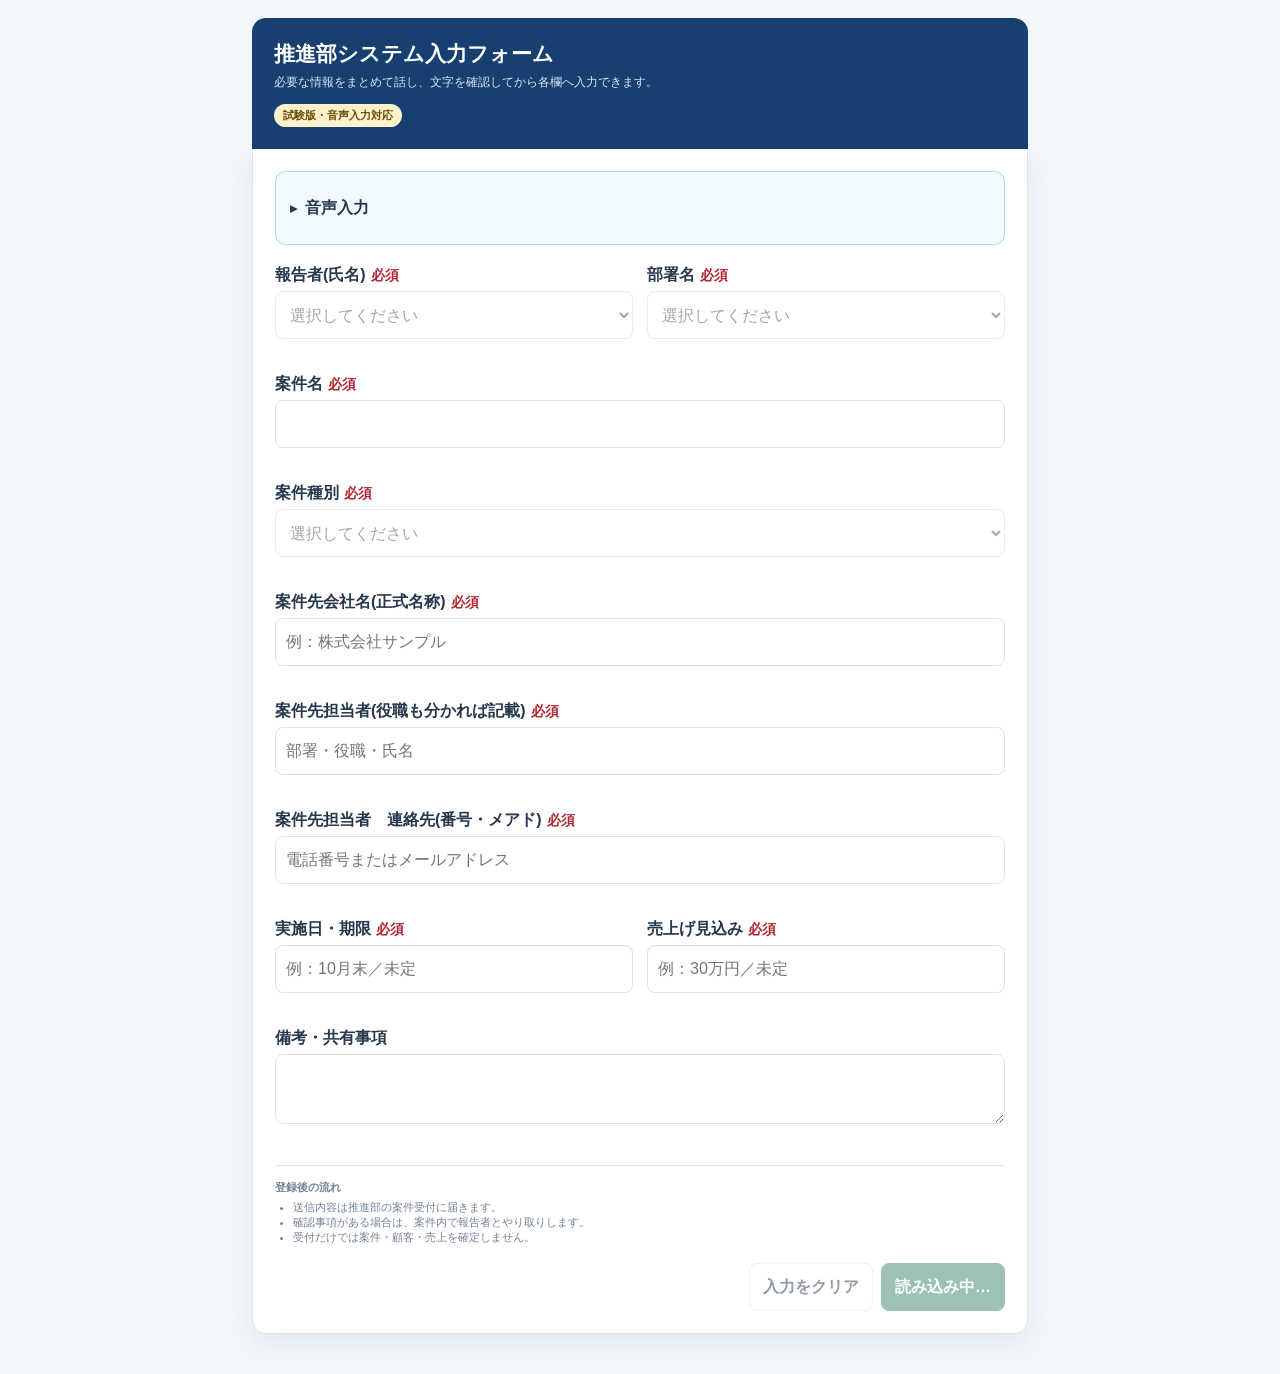
<file: form/index.html>
<!doctype html>
<html lang="ja">
<head>
<meta http-equiv="Content-Security-Policy" content="default-src 'none'; script-src 'sha256-rptsCkaBqKS4y7zmX9wGQVl6kAK/XM4GFaSzXWC9JEg=' 'sha256-qmUK/lhMWG61i8omoRfPpYNK8lRFMsuwGAQIjCG57lo=' 'sha256-s5iFWzXoD/ntB1ivTsYUxap0lZz4q0h3+hjQcIO6iBM=' 'sha256-RkMXLiMU1JSC6Dtnlxx0j7mG9TtXi9/G+6rsLvoIxIU='; style-src 'unsafe-inline'; frame-src https://script.google.com https://*.googleusercontent.com; base-uri 'none'; form-action 'none'">
<meta charset="utf-8">
<meta name="referrer" content="no-referrer">
<base target="_top">
<meta name="viewport" content="width=device-width,initial-scale=1">
<meta name="theme-color" content="#173f70">
<meta name="apple-mobile-web-app-capable" content="yes">
<title>CDP北海道｜推進部システム入力フォーム</title>
<style>
:root{--navy:#173f70;--blue:#2b72b5;--green:#39866e;--ink:#26384d;--muted:#748294;--line:#dbe4ed;--bg:#f3f7fb;--red:#b12630}*{box-sizing:border-box}body{margin:0;background:var(--bg);color:var(--ink);font-family:-apple-system,BlinkMacSystemFont,"Segoe UI","Noto Sans JP",sans-serif}.wrap{max-width:800px;margin:auto;padding:18px 12px 40px}.top{background:var(--navy);color:#fff;border-radius:14px 14px 0 0;padding:22px}.top h1{font-size:21px;margin:0}.top p{font-size:12px;color:#d6e6f4;margin:6px 0 0}.pill{display:inline-block;margin-top:13px;background:#fff2cb;color:#674b08;border-radius:99px;padding:4px 9px;font-size:11px;font-weight:700}.card{background:#fff;border:1px solid var(--line);border-top:0;border-radius:0 0 14px 14px;padding:22px;box-shadow:0 10px 28px #173f7014}.voice{border:1px solid #b7d6eb;background:#f2f9fe;border-radius:10px;padding:14px;margin-bottom:18px}.voice h2{font-size:15px;margin:0 0 4px;color:var(--blue)}.voice p{font-size:12px;margin:0 0 10px;color:var(--muted)}.voice-line{display:flex;align-items:center;gap:10px;flex-wrap:wrap}.voice-status{font-size:12px;color:var(--muted);min-height:18px}.btn{border:1px solid var(--line);background:#fff;color:var(--ink);border-radius:8px;padding:9px 13px;font:inherit;font-size:12px;font-weight:700;cursor:pointer}.btn.primary{background:var(--blue);border-color:var(--blue);color:#fff}.btn.green{background:var(--green);border-color:var(--green);color:#fff}.btn.stop{border-color:#e2a4a8;color:var(--red);background:#fff7f7}.btn:disabled{opacity:.5;cursor:not-allowed}.notice{background:#fff8e7;border:1px solid #efd18b;border-radius:9px;padding:11px 13px;font-size:12px;margin-bottom:18px}.notice strong{display:block;color:#795907;margin-bottom:3px}.form{display:grid;grid-template-columns:1fr 1fr;gap:14px}.field.full{grid-column:1/-1}.field label{display:block;font-size:12px;font-weight:700;margin-bottom:4px}.req{color:var(--red);font-size:10px;margin-left:5px}.hint{color:var(--muted);font-weight:400;font-size:10px;margin-left:6px}.field input,.field select,.field textarea{width:100%;border:1px solid var(--line);border-radius:8px;padding:10px;font:inherit;font-size:13px;background:#fff}.field textarea{min-height:115px;resize:vertical}.field.error input,.field.error textarea{border-color:var(--red);background:#fffafa}.err{display:block;color:var(--red);font-size:11px;min-height:16px;margin-top:3px}.rules{border-top:1px solid var(--line);margin-top:18px;padding-top:14px;color:var(--muted);font-size:11px}.rules ul{margin:5px 0 0;padding-left:18px}.actions{display:flex;justify-content:flex-end;gap:8px;margin-top:18px}.result{display:none;margin-top:18px;padding:15px;border:1px solid #b8ddc9;background:#effaf3;border-radius:9px}.result.show{display:block}.result.error{border-color:#e2a4a8;background:#fff7f7}.result.error h2{color:var(--red)}.result h2{font-size:16px;color:#267451;margin:0 0 7px}.result p{font-size:12px;margin:0}.footer{text-align:center;color:var(--muted);font-size:11px;margin-top:12px}@media(max-width:560px){.wrap{padding:8px}.top{padding:18px}.card{padding:16px}.form{grid-template-columns:1fr}.field.full{grid-column:auto}.actions{display:grid;grid-template-columns:1fr 1fr}.actions .btn{width:100%}}

#result{scroll-margin-bottom:90px}#result p{font-size:14px;line-height:1.5}#result a.btn{display:inline-flex;align-items:center;justify-content:center;min-height:48px;margin-top:12px;font-size:16px;text-decoration:none}#result a:focus-visible{outline:3px solid #174f90;outline-offset:2px}
</style>
<style>
/* スマートフォン操作用の追加調整 */
html{-webkit-text-size-adjust:100%}
.voice p,.voice-status,.voice-result{font-size:15px;line-height:1.55;color:#43566d}
.voice-steps{display:grid;grid-template-columns:repeat(2,minmax(0,1fr));gap:8px;list-style:none;margin:10px 0 12px;padding:0}
.voice-steps li{min-width:0;padding:10px 12px;border:1px solid #c9deed;border-radius:8px;background:#fff}
.voice-steps strong{display:block;margin-bottom:3px;color:var(--navy);font-size:16px;line-height:1.4}
.voice-steps span{display:block;color:#43566d;font-size:15px;line-height:1.5}
.voice-line{display:grid;grid-template-columns:repeat(2,minmax(0,1fr));gap:8px}
.voice-line .btn{min-height:48px;font-size:16px}
#voiceKeyboard{width:100%;min-height:48px;margin:8px 0 12px;font-size:16px}
#voiceApply{display:block;width:100%;min-height:48px;margin-top:8px;font-size:16px}
.voice-transcript-label{display:block;margin:12px 0 5px;font-size:16px;font-weight:700}
.voice-transcript{width:100%;min-height:124px;padding:10px;border:1px solid var(--line);border-radius:8px;font:inherit;font-size:16px;line-height:1.55;resize:vertical;background:#fff}
.voice-transcript:focus-visible,.voice .btn:focus-visible{outline:3px solid #174f90;outline-offset:2px}
.voice-result{margin-top:10px;color:var(--ink)}
#reportForm .form{grid-template-columns:repeat(2,minmax(0,1fr))}
#reportForm .field{min-width:0}
#reportForm .field label{font-size:16px;line-height:1.5;color:var(--ink)}
#reportForm .req{display:inline-block;font-size:14px;white-space:nowrap}
#reportForm .field input,#reportForm .field select,#reportForm .field textarea{min-height:48px;font-size:16px;line-height:1.5}
#reportForm .field.error select{border-color:var(--red);background:#fffafa}
#reportForm .err{font-size:14px;line-height:1.5;overflow-wrap:anywhere}
#reportForm :is(input,select,textarea,button):focus-visible{outline:3px solid #174f90;outline-offset:2px}
#reportForm .actions .btn{min-height:48px;font-size:16px}
#reporterNameOtherField:not([hidden]){display:block;margin-top:10px}
.notice{font-size:14px;line-height:1.5;color:#46576b}
@media(max-width:560px){
  body{min-width:320px}
  .wrap{padding-bottom:calc(96px + env(safe-area-inset-bottom))}
  .top h1{font-size:20px}
  .top p{font-size:14px}
  .voice{padding:16px}
  .voice h2{font-size:17px}
  .voice p,.voice-status{font-size:15px}
  .voice-steps{grid-template-columns:1fr;gap:6px}
  .voice-steps li{padding:8px 12px}
  .voice-line{grid-template-columns:1fr 1fr}
  #reportForm .form{grid-template-columns:1fr}
  .btn{min-height:48px;padding:12px 10px;font-size:14px;touch-action:manipulation}
  .field input,.field select,.field textarea{font-size:16px;min-height:48px}
  .field textarea{min-height:140px}
  .actions{position:fixed;left:0;right:0;bottom:0;z-index:10;margin:0;padding:10px 12px calc(10px + env(safe-area-inset-bottom));background:#ffffffed;border-top:1px solid var(--line);box-shadow:0 -4px 15px #173f7014}
  .actions .btn{flex:1}
}
.voice>summary{min-height:44px;display:flex;align-items:center;gap:8px;font-weight:700;cursor:pointer;list-style:none}.voice>summary::before{content:"▸";font-size:14px}.voice[open]>summary::before{content:"▾"}.voice>summary::-webkit-details-marker{display:none}.voice>summary:focus-visible{outline:3px solid #173f70;outline-offset:2px}
</style>
</head>
<body>
<main class="wrap">
<header class="top"><h1>推進部システム入力フォーム</h1><p>必要な情報をまとめて話し、文字を確認してから各欄へ入力できます。</p><span class="pill">試験版・音声入力対応</span></header>
<section class="card">
<details class="voice"><summary>音声入力</summary><ol class="voice-steps" aria-label="音声入力の手順"><li><strong>① 話す</strong><span>「話し始める」を押し、必要な情報をまとめて話します。</span></li><li><strong>② 文字を確認</strong><span>「話し終える」を押し、文字起こしの誤りを直します。</span></li><li><strong>③ 項目に反映</strong><span>ボタンを押して各入力欄に振り分けます。</span></li><li><strong>④ 送信前に確認</strong><span>各欄と不足情報を確認してから報告します。</span></li></ol><p>例：「案件名は屋根点検。案件種別は請負業務／点検。実施日・期限は10月末。売上げ見込みは未定。」項目名を付けて話すと振り分けやすくなります。</p><div class="voice-line"><button type="button" class="btn primary" id="voiceStart">話し始める</button><button type="button" class="btn stop" id="voiceStop" disabled>話し終える</button></div><button type="button" class="btn" id="voiceKeyboard">キーボードで音声入力</button><label class="voice-transcript-label" for="voiceTranscript">文字起こし（ここで修正できます）</label><textarea id="voiceTranscript" class="voice-transcript" placeholder="音声を文字にした内容がここに表示されます。直接入力して振り分けることもできます。"></textarea><button type="button" class="btn primary" id="voiceApply" disabled>内容を項目に反映</button><p class="voice-status" id="voiceStatus" role="status" aria-live="polite">準備完了</p><div class="voice-result" id="voiceResult" aria-live="polite"></div></details>
<form id="reportForm" novalidate>
<div class="form">
<div class="field" data-field="reporterName"><label for="reporterName">報告者(氏名)<span class="req">必須</span></label><select id="reporterName" required aria-describedby="reporterName-error" aria-controls="reporterNameOtherField" aria-expanded="false"><option value="">選択してください</option></select><span id="reporterNameOtherField" hidden><label for="reporterNameOther">報告者氏名（その他）<span class="req">必須</span></label><input id="reporterNameOther" maxlength="120" disabled autocomplete="name" aria-describedby="reporterName-error" placeholder="氏名を入力してください"></span><span class="err" id="reporterName-error"></span></div>
<div class="field" data-field="reporterDepartment"><label for="reporterDepartment">部署名<span class="req">必須</span></label><select id="reporterDepartment" required aria-describedby="reporterDepartment-error"><option value="">選択してください</option><option>管理部</option><option>推進部</option><option>技術部</option><option>運営部</option></select><span class="err" id="reporterDepartment-error"></span></div>
<div class="field full" data-field="caseTitle"><label for="caseTitle">案件名<span class="req">必須</span></label><input id="caseTitle" maxlength="120" required aria-describedby="caseTitle-error"><span class="err" id="caseTitle-error"></span></div>
<div class="field full" data-field="caseKind"><label for="caseKind">案件種別<span class="req">必須</span></label><select id="caseKind" required aria-describedby="caseKind-error"><option value="">選択してください</option><option>講習</option><option>機体販売</option><option>請負業務／測量</option><option>請負業務／点検</option><option>請負業務／防除</option><option>請負業務／調査</option><option>学校</option><option>イベント</option><option>実証実験</option><option>打ち合わせ・会議</option><option>機体点検・整備</option><option>その他</option></select><span class="err" id="caseKind-error"></span></div>
<div class="field full" data-field="orgName"><label for="orgName">案件先会社名(正式名称)<span class="req">必須</span></label><input id="orgName" maxlength="120" required aria-describedby="orgName-error" placeholder="例：株式会社サンプル"><span class="err" id="orgName-error"></span></div>
<div class="field full" data-field="contactPerson"><label for="contactPerson">案件先担当者(役職も分かれば記載)<span class="req">必須</span></label><input id="contactPerson" maxlength="200" required aria-describedby="contactPerson-error" placeholder="部署・役職・氏名"><span class="err" id="contactPerson-error"></span></div>
<div class="field full" data-field="contactDetails"><label for="contactDetails">案件先担当者　連絡先(番号・メアド)<span class="req">必須</span></label><input id="contactDetails" maxlength="200" required aria-describedby="contactDetails-error" placeholder="電話番号またはメールアドレス"><span class="err" id="contactDetails-error"></span></div>
<div class="field" data-field="desiredTime"><label for="desiredTime">実施日・期限<span class="req">必須</span></label><input id="desiredTime" maxlength="60" required aria-describedby="desiredTime-error" placeholder="例：10月末／未定"><span class="err" id="desiredTime-error"></span></div>
<div class="field" data-field="revenueEstimate"><label for="revenueEstimate">売上げ見込み<span class="req">必須</span></label><input id="revenueEstimate" maxlength="200" required aria-describedby="revenueEstimate-error" placeholder="例：30万円／未定"><span class="err" id="revenueEstimate-error"></span></div>
<div class="field full" data-field="reporterNotes"><label for="reporterNotes">備考・共有事項</label><textarea id="reporterNotes" maxlength="2000" aria-describedby="reporterNotes-error"></textarea><span class="err" id="reporterNotes-error"></span></div>
</div>
<div class="rules"><strong>登録後の流れ</strong><ul><li>送信内容は推進部の案件受付に届きます。</li><li>確認事項がある場合は、案件内で報告者とやり取りします。</li><li>受付だけでは案件・顧客・売上を確定しません。</li></ul></div>
<div class="actions"><button type="button" class="btn" id="clearBtn">入力をクリア</button><button type="submit" class="btn green" id="submitBtn">内容を確認して報告</button></div>
</form><div class="result" id="result" role="alert"><h2>報告を受け付けました</h2><p>受付番号：<strong id="receiptNo"></strong>　｜　状態：案件管理・受付確認待ち</p></div>
</section>
</main>
<script>
/* 公開報告フォームの入力契約。通信・保存・金額の推定は行わない。 */
(function (root, factory) {
  var api = factory();
  if (typeof module === 'object' && module.exports) module.exports = api;
  if (root) root.CdpReportForm = api;
})(typeof window !== 'undefined' ? window : globalThis, function () {
  'use strict';
  var fields = [
    { key: 'reporterName', label: '報告者(氏名)', choices: [], other: { choice: 'その他', key: 'reporterNameOther', maxLength: 120 } },
    { key: 'reporterDepartment', label: '部署名', choices: ['管理部','推進部','技術部','運営部'] },
    { key: 'caseTitle', label: '案件名', maxLength: 120 },
    { key: 'caseKind', label: '案件種別', choices: ['講習','機体販売','請負業務／測量','請負業務／点検','請負業務／防除','請負業務／調査','学校','イベント','実証実験','打ち合わせ・会議','機体点検・整備','その他'] },
    { key: 'orgName', label: '案件先会社名(正式名称)', maxLength: 120 },
    { key: 'contactPerson', label: '案件先担当者(役職も分かれば記載)', maxLength: 200 },
    { key: 'contactDetails', label: '案件先担当者　連絡先(番号・メアド)', maxLength: 200 },
    { key: 'desiredTime', label: '実施日・期限', maxLength: 60 },
    { key: 'revenueEstimate', label: '売上げ見込み', maxLength: 200 },
    { key: 'reporterNotes', label: '備考・共有事項', maxLength: 2000, optional: true }
  ];
  function validate(input) {
    var values = {}, errors = {};
    fields.forEach(function (field) {
      var raw = input && input[field.key];
      var value = typeof raw === 'string' ? raw.trim() : '';
      values[field.key] = value;
      if (field.other && value === field.other.choice) {
        var otherRaw = input && input[field.other.key];
        value = typeof otherRaw === 'string' ? otherRaw.trim() : '';
        values[field.key] = value;
        if (!value || value === field.other.choice) errors[field.key] = 'その他の報告者氏名を入力してください。';
        else if (value.length > field.other.maxLength) errors[field.key] = '報告者氏名は' + field.other.maxLength + '文字以内で入力してください。';
        return;
      }
      if (!value && !field.optional) errors[field.key] = field.label + (field.choices ? 'を選択してください。' : 'を入力してください。');
      else if (value && field.choices && field.choices.indexOf(value) < 0) errors[field.key] = field.label + 'は表示された選択肢から選んでください。';
      else if (field.maxLength && value.length > field.maxLength) errors[field.key] = field.label + 'は' + field.maxLength + '文字以内で入力してください。';
    });
    return { values: values, errors: errors, valid: Object.keys(errors).length === 0 };
  }
  return { schema: 'minimal-report-20261015', fields: fields, validate: validate };
});

</script>

<script>
/* 音声の文字起こしを、明示された項目名だけで振り分ける。通信・保存はしない。 */
(function (root, factory) {
  var api = factory();
  if (typeof module === 'object' && module.exports) module.exports = api;
  if (root) root.CdpVoiceParser = api;
})(typeof window !== 'undefined' ? window : globalThis, function () {
  'use strict';

  var fields = [
    { key: 'reporterName', name: '報告者', aliases: ['報告者（氏名）', '報告者(氏名)', '報告者の氏名', '報告者名', '報告者'] },
    { key: 'reporterDepartment', name: '所属部署', aliases: ['所属部署', '部署名'] },
    { key: 'orgName', name: '会社名', aliases: ['案件先会社名(正式名称)', '案件先会社名（正式名称）', '案件先会社名', '案件先会社', '会社名・顧客名', '会社名', '顧客名'] },
    { key: 'caseTitle', name: '案件名', aliases: ['案件名'] },
    { key: 'caseKind', name: '案件種別', aliases: ['案件種別', '種別'], choices: ['講習', '機体販売', '請負業務／測量', '請負業務／点検', '請負業務／防除', '請負業務／調査', '学校', 'イベント', '実証実験', '打ち合わせ・会議', '機体点検・整備', 'その他', '請負', '打ち合わせ', '問い合わせ'] },
    { key: 'discoveredOn', name: '案件を知った日', aliases: ['案件を知った日', '案件発生日'], date: true },
    { key: 'channel', name: '発生経路', aliases: ['発生経路', '経路'], choices: ['問い合わせ', '紹介', '既存顧客', '営業活動', '不明', '受講生', '社員の人脈', '電話問い合わせ', 'HP問い合わせ', 'イベント', '学校', '協会', '自治体', '協力会社', 'その他'] },
    { key: 'referrerName', name: '紹介者名', aliases: ['紹介者名', '紹介者の名前'] },
    { key: 'referrerRelationship', name: '紹介者との関係', aliases: ['紹介者との関係', '紹介者とのつながり'] },
    { key: 'desiredTime', name: '希望時期', aliases: ['実施日・期限', '実施日と期限', '実施日', '期限', '希望時期'] },
    { key: 'urgency', name: '緊急度', aliases: ['緊急度'], choices: ['通常', '高', '至急'] },
    { key: 'contactInfo', name: '先方担当者', aliases: ['先方の担当者', '先方担当者', '相手の担当者'] },
    { key: 'contactPerson', name: '案件先担当者', aliases: ['案件先担当者(役職も分かれば記載)', '案件先担当者（役職も分かれば記載）', '案件先担当者'] },
    { key: 'contactDetails', name: '案件先担当者の連絡先', aliases: ['案件先担当者連絡先(番号・メアド)', '案件先担当者連絡先（番号・メアド）', '案件先担当者の連絡先', '案件先担当者連絡先', '案件先連絡先', '担当者の連絡先', '連絡先(番号・メアド)', '連絡先（番号・メアド）', '連絡先'] },
    { key: 'revenueEstimate', name: '売上げ見込み', aliases: ['売り上げ見込み', '売り上げ見込', '売上げ見込み', '売上見込み', '売上げ見込', '売上見込'] },
    { key: 'budgetStatus', name: '予算の把握状況', aliases: ['先方予算の把握状況', '予算の把握状況', '予算確認状況', '予算状況', '先方予算', '先方の予算'], choices: ['未確認', '不明', '把握している'] },
    { key: 'budget', name: '想定予算', aliases: ['予算に関するメモ', '想定予算額', '想定予算', '予算額', '予算'] },
    { key: 'categories', name: '相談分野', aliases: ['相談分野'], multipleChoices: ['二等', '一等', '限定解除', '更新', '農業講習', 'その他講習', '機体', '部品/周辺機器', 'メンテナンス', '年次点検', '保険', '測量', 'レーザー', '点群/3D', '空撮', '点検', '農業', '鳥獣/熊', '物流', '実証', 'イベント', '講演/説明会', 'その他'] },
    { key: 'conversationTrigger', name: '会話のきっかけ', aliases: ['会話のきっかけ', '相談のきっかけ'], multiline: true },
    { key: 'summary', name: '相談内容', aliases: ['相談内容', '会話の概要', '概要'], multiline: true },
    { key: 'customerObjective', name: '顧客の目的・課題', aliases: ['顧客の目的・課題', 'お客様の目的・課題', '顧客の目的', '顧客の課題'], multiline: true },
    { key: 'customerNeedsReaction', name: '相手の要望・反応', aliases: ['相手の要望・反応', '相手の要望と反応', '相手の要望', '先方の要望', '相手の反応'], multiline: true },
    { key: 'ourResponseProposal', name: 'こちらの返答・提案', aliases: ['こちらの返答・提案', 'こちらの返答と提案', 'こちらの返答', 'こちらの提案'], multiline: true },
    { key: 'reporterNotes', name: '報告者の所感・注意点', aliases: ['備考・共有事項', '備考と共有事項', '共有事項', '備考', '報告者の所感・注意点', '報告者の所感', '注意点'], multiline: true }
  ];
  var aliasEntries = fields.flatMap(function (field) {
    return field.aliases.map(function (alias) { return { alias: alias, field: field }; });
  }).sort(function (a, b) { return b.alias.length - a.alias.length; });
  // 音声認識が見出し内へ入れた空白だけを許容する。値や原文の空白は削除しない。
  function aliasPattern(entry) {
    var parts = ['orgName', 'contactPerson', 'contactInfo', 'contactDetails', 'budgetStatus', 'budget'].includes(entry.field.key) ? Array.from(entry.alias) : [entry.alias];
    return parts.map(function (part) { return part.replace(/[.*+?^${}()|[\]\\]/g, '\\$&'); }).join('[ \\t　]*');
  }

  function entryForLabel(entries, label) {
    var canonical = label.replace(/[ \t　]/g, '');
    return entries.find(function (entry) { return entry.alias === canonical; });
  }

  function isClientBudgetLabel(match) {
    return match.alias === '先方予算' || match.alias === '先方の予算';
  }

  var aliases = aliasEntries.map(aliasPattern);
  var marker = new RegExp('(^|[。！？\\n、,;；])\\s*(' + aliases.join('|') + ')\\s*(?:は|：|:|＝|=|、|,)\\s*', 'g');
  // 項目名と値を空白で区切る発話も、自由文が始まる前だけ扱う。
  var shortKeys = ['reporterName', 'reporterDepartment', 'orgName', 'caseKind'];
  var bareEntries = aliasEntries.filter(function (entry) {
    return ['種別', '経路', '予算', '概要', '注意点'].indexOf(entry.alias) < 0;
  });
  var bareAliases = bareEntries.map(aliasPattern);
  var bareMarker = new RegExp('(^|[。！？\\n、,;； \\t　])\\s*(' + bareAliases.join('|') + ')(?=[ \\t　]*(?:は|：|:|＝|=)|[ \\t　]+)', 'g');
  // 後続の項目は「項目名は値」と明示された場合だけ、句点なしの連続発話から拾う。
  var inlineEntries = aliasEntries.filter(function (entry) { return shortKeys.indexOf(entry.field.key) < 0; });
  var inlineAliases = inlineEntries.map(aliasPattern);
  var inlineMarker = new RegExp('([ \\t　]+)(' + inlineAliases.join('|') + ')[ \\t　]*(?:は|：|:|＝|=)', 'g');
  var choiceEntries = aliasEntries.filter(function (entry) { return entry.field.choices && entry.alias.length >= 3; });
  var choiceAliases = choiceEntries.map(aliasPattern);
  var choiceValues = Array.from(new Set(choiceEntries.flatMap(function (entry) { return entry.field.choices; })))
    .sort(function (a, b) { return b.length - a.length; })
    .map(function (choice) { return choice.replace(/[.*+?^${}()|[\]\\]/g, '\\$&'); });
  var fusedChoiceMarker = new RegExp('(^|[。！？\\n;；])\\s*(' + choiceAliases.join('|') + ')(?=' + choiceValues.concat(['機体点検整備']).join('|') + ')', 'g');

  // 句頭の正式な見出しを使う口述では、音声認識が区切りを省略したり句点へ変えたりする。
  var spokenEntries = bareEntries.concat([
    { alias: '署名', field: fields.find(function (field) { return field.key === 'reporterDepartment'; }), context: 'department' },
    { alias: '部署', field: fields.find(function (field) { return field.key === 'reporterDepartment'; }), context: 'department' },
    { alias: '報告', field: fields.find(function (field) { return field.key === 'reporterName'; }), context: 'reporter' },
    { alias: '編集', field: fields.find(function (field) { return field.key === 'reporterName'; }), context: 'reporterCorrection', correction: true },
    { alias: '会社', field: fields.find(function (field) { return field.key === 'orgName'; }), context: 'company' },
    { alias: '社', field: fields.find(function (field) { return field.key === 'orgName'; }), context: 'companyCorrection', correction: true },
    { alias: '企業名', field: fields.find(function (field) { return field.key === 'orgName'; }), context: 'company' },
    { alias: '関係', field: fields.find(function (field) { return field.key === 'referrerRelationship'; }), context: 'referrer' },
    { alias: '紹介者の関係', field: fields.find(function (field) { return field.key === 'referrerRelationship'; }), context: 'referrer' },
    { alias: '紹介書との関係', field: fields.find(function (field) { return field.key === 'referrerRelationship'; }), context: 'form', correction: true },
    { alias: '担当者', field: fields.find(function (field) { return field.key === 'contactInfo'; }), context: 'form' },
    { alias: '案件先担当', field: fields.find(function (field) { return field.key === 'contactPerson'; }), context: 'clientContact' },
    { alias: '案件先', field: fields.find(function (field) { return field.key === 'orgName'; }), context: 'clientCompany' },
    { alias: '案件', field: fields.find(function (field) { return field.key === 'caseTitle'; }), context: 'caseTitle' },
    // 現行フォームで金額を明示した短縮見出しだけに限定する。実績や文章からの推定には使わない。
    ...['売り上げ', '売上げ', '売上'].map(function (alias) { return { alias: alias, field: fields.find(function (field) { return field.key === 'revenueEstimate'; }), context: 'revenueAmount' }; }),
    { alias: '希望時間', field: fields.find(function (field) { return field.key === 'desiredTime'; }), context: 'form' },
    { alias: '希望日時', field: fields.find(function (field) { return field.key === 'desiredTime'; }), context: 'form' },
    { alias: '希望期間', field: fields.find(function (field) { return field.key === 'desiredTime'; }), context: 'form' },
    { alias: '志望時期', field: fields.find(function (field) { return field.key === 'desiredTime'; }), context: 'form', correction: true },
    { alias: '死亡時期', field: fields.find(function (field) { return field.key === 'desiredTime'; }), context: 'form', correction: true },
    { alias: '案件種類', field: fields.find(function (field) { return field.key === 'caseKind'; }), context: 'form' },
    { alias: '案件の種類', field: fields.find(function (field) { return field.key === 'caseKind'; }), context: 'form' }
  ]).sort(function (a, b) { return b.alias.length - a.alias.length; });
  var spokenAliases = spokenEntries.map(aliasPattern);
  var fillerWords = 'えーっと|えーと|ええと|えっと|えー|ええ|あのー|あの|はい';
  var spokenMarker = new RegExp('(^|[。！？\\n;；])\\s*(?:(?:' + fillerWords + ')[ \\t　]*)*(?:と[ \\t　]*)?(' + spokenAliases.join('|') + ')', 'g');

  function clean(value) {
    return String(value || '').replace(/^[\s、,。！？;；]+|[\s、,。！？;；]+$/g, '').trim();
  }

  function isSpeechFiller(value) {
    var parts = clean(value).split(/[。！？\n、,;；]+/).map(clean).filter(Boolean);
    var words = '(?:' + fillerWords + '|と|以上|以上です)';
    return parts.every(function (part) { return new RegExp('^' + words + '(?:[ \\t　]+' + words + ')*$').test(part); });
  }

  function isCompanyNameValue(source, item, candidates) {
    if (!item.attached && !item.context) return false;
    var previous = candidates.filter(function (candidate) { return candidate.start < item.start; })
      .sort(function (a, b) { return b.start - a.start; })[0];
    if (!previous || previous.field.key !== 'orgName' || clean(source.slice(previous.valueStart, item.labelStart))) return false;
    var company = source.slice(item.labelStart).split(/[。！？\n]/)[0];
    return /(?:株式会社|有限会社|合同会社|合名会社|合資会社|法人|組合)/.test(company);
  }

  function spokenMatches(source) {
    var candidates = [], found;
    spokenMarker.lastIndex = 0;
    while ((found = spokenMarker.exec(source))) {
      var entry = entryForLabel(spokenEntries, found[2]);
      var end = spokenMarker.lastIndex;
      var separator = source.slice(end).match(/^[ \t　]*(?:(?:は|[：:＝=、,。]+)[ \t　]*)?/)[0];
      var attached = !separator;
      if (attached && (entry.field.multiline || /^(?:が|を|について|とは|の|に|へ|から)/.test(source.slice(end)))) continue;
      candidates.push({ field: entry.field, alias: entry.alias, spacedLabel: found[2] !== entry.alias,
        start: found.index, labelStart: end - found[2].length, valueStart: end + separator.length,
        context: entry.context, attached: attached, uncertain: attached && entry.alias === '報告者名',
        correctedLabel: entry.correction ? entry.alias : '' });
    }
    candidates = candidates.filter(function (item, index, all) {
      return !isCompanyNameValue(source, item, all);
    });
    var firstText = candidates.find(function (item) { return item.field.multiline; });
    var prefix = candidates.filter(function (item) { return !firstText || item.start <= firstText.start; });
    var formal = prefix.filter(function (item) { return !item.context; });
    // 省略・誤認識の見出しが先頭でも、後続に正式な項目が複数あれば構造化口述として扱う。
    if (!prefix.length) return [];
    var atStart = isSpeechFiller(source.slice(0, prefix[0].start));
    var structured = new Set(formal.map(function (item) { return item.field.key; })).size >= 2;
    if (!atStart && !structured) return [];
    return prefix.filter(function (item, index) {
      var shortRevenue = item.context === 'revenueAmount';
      if ((item.attached || item.context) && !structured && !shortRevenue) return false;
      // 不明な前置きから救済するのは正式見出しだけ。曖昧な省略語は推測しない。
      if (item.context && !atStart && !shortRevenue) return false;
      if (shortRevenue) {
        var nextRevenue = prefix[index + 1], previousRevenue = prefix[index - 1];
        // 未記入欄の直後ならその欄の値を奪わず、不定形の前置きからは期限直後だけを救済する。
        if (previousRevenue && !clean(source.slice(previousRevenue.valueStart, item.labelStart))) return false;
        if (!atStart && (!previousRevenue || previousRevenue.field.key !== 'desiredTime')) return false;
        if (/(?:前年|前年度|昨年|昨年度|先月|過去|実績)/.test(source.slice(0, item.labelStart))) return false;
        // 既存の明示金額判定を検証だけに利用し、原文字列も予算・実績の値も変更しない。
        return explicitClientBudgetAmount(clean(source.slice(item.valueStart, nextRevenue ? nextRevenue.start : source.length)));
      }
      if (item.context === 'reporterCorrection') {
        var joined = clean(source.slice(item.valueStart, prefix[index + 1] ? prefix[index + 1].start : source.length));
        var joinedName = joined.match(/^([\p{L}\p{N} \t　・]{1,30})(?:部署名|所属部署)([^。！？\n]{1,30}(?:部|課|室|局|支店|支社|事業所|センター))$/u);
        return index === 0 && joinedName && !/^(?:内容|して|した|する|画面|方法|機能|作業)/.test(joinedName[1]) &&
          !/(?:について|とは|(?:が|を|と|へ|から|まで)(?:担当|訪問|面談|相談|連絡|確認|取りまとめ|提出|報告|打ち合わせ)|(?:します|しました|です|でした)$)/.test(joinedName[1]);
      }
      if (item.context === 'companyCorrection') {
        var beforeCompany = prefix[index - 1], afterCompany = prefix[index + 1];
        var departmentText = beforeCompany && clean(source.slice(beforeCompany.valueStart, item.start));
        var companyText = clean(source.slice(item.valueStart, afterCompany ? afterCompany.start : source.length));
        var departmentPattern = beforeCompany && beforeCompany.field.key === 'reporterName'
          ? /(?:部署名|所属部署)[^。！？\n]{1,30}(?:部|課|室|局|支店|支社|事業所|センター)$/
          : /^[^。！？\n]{1,30}(?:部|課|室|局|支店|支社|事業所|センター)$/;
        var validCompanyContext = beforeCompany && ['reporterName', 'reporterDepartment'].includes(beforeCompany.field.key) &&
          departmentPattern.test(departmentText) && afterCompany && !afterCompany.context &&
          /^[^。！？\n]{1,100}(?:株式会社|有限会社|合同会社|合名会社|合資会社)$/.test(companyText);
        if (validCompanyContext && item.attached) {
          // 「社サンプル…」と「社労士…」は区別不能。実社名の先頭を落とさない。
          item.uncertain = true;
          item.uncertainMessage = '「社」が見出しか会社名の一部か確認してください。会社名は文字起こし欄に残しています。';
        }
        return validCompanyContext;
      }
      if (item.context === 'reporter') {
        var name = clean(source.slice(item.valueStart, prefix[index + 1] ? prefix[index + 1].start : source.length));
        return index === 0 && !item.attached && /^[\p{L}\p{N} \t　・]{1,30}$/u.test(name) &&
          !/(?:について|とは|(?:が|を|と|へ|から|まで)(?:担当|訪問|面談|相談|連絡|確認|取りまとめ|提出|報告|打ち合わせ)|(?:します|しました|です|でした)$)/.test(name);
      }
      if (item.context === 'company') return !item.attached;
      if (item.context === 'caseTitle') {
        var nextCase = prefix[index + 1], previousCase = prefix[index - 1];
        var caseValue = clean(source.slice(item.valueStart, nextCase ? nextCase.start : source.length));
        // 「案件 サンプル」のように見出しが区切られ、後続に別項目がある口述だけを扱う。
        return !item.attached && nextCase && (!previousCase || clean(source.slice(previousCase.valueStart, item.labelStart))) &&
          /^[^。！？\n]{1,120}$/.test(caseValue) && caseValue !== '未分類' && !looksLikeField(caseValue) &&
          !/(?:について|とは|(?:します|しました|です|でした)$)/.test(caseValue);
      }
      if (item.context === 'clientCompany' || item.context === 'clientContact') {
        var previousClient = prefix[index - 1], nextClient = prefix[index + 1];
        var clientValue = clean(source.slice(item.valueStart, nextClient ? nextClient.start : source.length));
        // 現行フォームの順序で口述された省略見出しだけを扱い、文章や会社名内の語は救済しない。
        var allowedPrevious = item.context === 'clientCompany'
          ? ['caseTitle', 'caseKind', 'reporterDepartment']
          : ['orgName', 'contactPerson'];
        return previousClient && allowedPrevious.includes(previousClient.field.key) &&
          /^[^。！？\n]{1,100}$/.test(clientValue) && !looksLikeField(clientValue) &&
          !/(?:について|とは|(?:が|を|と|へ|から|まで)(?:担当|訪問|面談|相談|連絡|確認|取りまとめ|提出|報告|打ち合わせ)|(?:します|しました|です|でした)$)/.test(clientValue);
      }
      if (item.context === 'department') {
        var previous = prefix[index - 1], next = prefix[index + 1];
        var department = clean(source.slice(item.valueStart, next ? next.start : source.length));
        return previous && previous.field.key === 'reporterName' && next && next.field.key === 'orgName' &&
          /^[^。！？\n]{1,30}(?:部|課|室|局|支店|支社|事業所|センター)$/.test(department);
      }
      if (item.context === 'referrer') return index > 0 && prefix[index - 1].field.key === 'referrerName';
      return true;
    });
  }

  function normalizeDate(value) {
    if (/^(?:今日|本日)$/.test(value)) {
      var today = new Date();
      return today.getFullYear() + '-' + String(today.getMonth() + 1).padStart(2, '0') + '-' + String(today.getDate()).padStart(2, '0');
    }
    var match = String(value).match(/^(\d{4})[年\/-](\d{1,2})[月\/-](\d{1,2})日?$/);
    if (!match) return '';
    var year = Number(match[1]), month = Number(match[2]), day = Number(match[3]);
    var date = new Date(Date.UTC(year, month - 1, day));
    if (date.getUTCFullYear() !== year || date.getUTCMonth() + 1 !== month || date.getUTCDate() !== day) return '';
    return match[1] + '-' + String(month).padStart(2, '0') + '-' + String(day).padStart(2, '0');
  }

  function positiveChoice(value, choices, fieldKey) {
    var normalized = clean(value).replace(/[\s　]/g, '').replace(/(?:でお願いします|を選びます|にします|でした|です)$/, '');
    if (fieldKey === 'urgency' && normalized === '高め') normalized = '高';
    if (fieldKey === 'caseKind') normalized = normalized.replace(/^請負業務(?:／|\/|の)?(測量|点検|防除|調査)$/, '請負業務／$1');
    if (fieldKey === 'caseKind') normalized = normalized.replace(/^打ち合わせ・?会議$/, '打ち合わせ・会議').replace(/^機体点検・?整備$/, '機体点検・整備');
    return choices.indexOf(normalized) >= 0 ? normalized : '';
  }

  function knownSelection(value, choices) {
    // 固定選択肢の全文に付いた語尾だけを扱い、未知の氏名や文章は書き換えない。
    var match = value.match(/^(.+?)[ \t　]*(?:でお願いします|を選びます|にします|でした|です)$/);
    return match && choices.includes(match[1]) ? match[1] : value;
  }

  function explicitClientBudgetAmount(value) {
    // 「想定」「未確認」「否定」「候補の列挙」は把握済みの根拠にしない。全文が明示金額の場合だけ使う。
    var amount = clean(value).normalize('NFKC');
    return /^(?:約|およそ|概ね)?\s*(?:\d{1,3}(?:,\d{3})+|\d+)(?:\.\d+)?\s*(?:億円|万円|円|億|万)(?:程度|くらい|ほど)?(?:です|でした)?$/.test(amount);
  }

  function protectExpandedLabels(source, candidates) {
    // 「先方 予算は」の内側の「 予算は」を別の想定予算として重複検出しない。
    var expanded = candidates.filter(function (item) { return item.spacedLabel || isClientBudgetLabel(item); });
    candidates = candidates.filter(function (item) {
      return !expanded.some(function (container) {
        return container.start < item.start && container.valueStart >= item.valueStart && item.start < container.valueStart;
      });
    });
    var firstText = candidates.filter(function (item) { return item.field.multiline; })
      .sort(function (a, b) { return a.start - b.start; })[0];
    var companyRanges = candidates.filter(function (item) { return item.field.key === 'orgName'; }).map(function (item) {
      var sentence = source.slice(item.valueStart).split(/[。！？\n]/)[0];
      var corporate = sentence.match(/(?:株式会社|有限会社|合同会社|合名会社|合資会社|法人|組合)/);
      if (!corporate) return null;
      var end = item.valueStart + corporate.index + corporate[0].length;
      if (!clean(sentence.slice(0, corporate.index))) {
        end = item.valueStart + sentence.length;
        var next = candidates.filter(function (other) {
          return !other.spacedLabel && !isClientBudgetLabel(other) && other.start > item.valueStart + corporate[0].length && other.start < end;
        }).sort(function (a, b) { return a.start - b.start; })[0];
        if (next) end = next.start;
      }
      return { start: item.valueStart, end: end };
    }).filter(Boolean);
    return candidates.filter(function (item) {
      if (!item.spacedLabel && !isClientBudgetLabel(item)) return true;
      if (firstText && item.start > firstText.start) return false;
      return !companyRanges.some(function (range) { return item.valueStart > range.start && item.start < range.end; });
    });
  }

  function categoryChoices(value, choices) {
    var tokens = clean(value).replace(/(?:でした|です)$/, '')
      .split(/\s*(?:、|,|・|および|及び|と)\s*/).map(clean).filter(Boolean);
    if (!tokens.length || tokens.some(function (token) { return choices.indexOf(token) < 0; })) return null;
    return Array.from(new Set(tokens));
  }

  // 連続した定型口述のうち、担当者→連絡先、期限→売上だけは
  // 後続の値が電話・メール・不明または金額として明確なときに分ける。
  // 原文を置換せず、会社名や自由文、曖昧な値から項目を推定しない。
  function splitCurrentFormSuffix(current, segment) {
    var targetKey = current.field.key === 'desiredTime' ? 'revenueEstimate' :
      ['contactPerson', 'contactInfo'].includes(current.field.key) ? 'contactDetails' : '';
    if (!targetKey) return null;
    var target = fields.find(function (field) { return field.key === targetKey; });
    var entries = target.aliases.slice();
    if (targetKey === 'contactDetails') entries.push('担当者連絡先', '暗剣先担当者連絡先');
    var candidates = entries.map(function (alias) {
      var pattern = Array.from(alias).map(function (part) { return part.replace(/[.*+?^${}()|[\]\\]/g, '\\$&'); }).join('[ \\t　]*');
      var match = new RegExp(pattern).exec(segment);
      return match ? { alias: alias, index: match.index, length: match[0].length } : null;
    }).filter(Boolean);
    candidates = candidates.filter(function (item) {
      return item.index > 0 && !candidates.some(function (container) {
        return container.index < item.index && container.index + container.length >= item.index + item.length;
      });
    }).sort(function (a, b) { return a.index - b.index || b.length - a.length; });
    for (var j = 0; j < candidates.length; j += 1) {
      var candidate = candidates[j], left = clean(segment.slice(0, candidate.index));
      var after = segment.slice(candidate.index + candidate.length);
      var separator = after.match(/^[ \t　]*(?:(?:は|[：:＝=、,。]+)[ \t　]*)?/)[0];
      var right = clean(after.slice(separator.length));
      if (!left || !right || /[。！？\n]/.test(left)) continue;
      if (targetKey === 'revenueEstimate') {
        if (!explicitClientBudgetAmount(right) && !/^(?:不明|未確認|未定|なし)$/.test(right)) continue;
      } else {
        var contact = right.normalize('NFKC');
        if (!/^(?:不明|未確認|未定|なし)$/.test(contact) &&
            !/^(?:電話(?:番号)?[ \t　:：]*)?\+?[0-9][0-9 \t　()（）-]{7,24}$/.test(contact) &&
            !/^(?:メール(?:アドレス)?[ \t　:：]*)?[A-Za-z0-9.!#$%&'*+\/=?^_`{|}~-]+@[A-Za-z0-9](?:[A-Za-z0-9.-]*[A-Za-z0-9])?\.[A-Za-z]{2,}$/.test(contact)) continue;
      }
      return { field: target, start: current.valueStart + candidate.index,
        valueStart: current.valueStart + candidate.index + candidate.length + separator.length };
    }
    return null;
  }

  // 音声認識が「山田部署名営業部」のように境目を落とした場合も、
  // 冒頭の定型項目と選択肢の明確な並びだけを分ける。
  function splitFusedLabels(source, matches) {
    var successors = {
      reporterName: ['reporterDepartment'], reporterDepartment: ['orgName', 'caseTitle'],
      discoveredOn: 'channel',
      channel: 'referrerName', referrerName: 'referrerRelationship'
    };
    for (var i = 0; i < matches.length; i += 1) {
      var current = matches[i], nextKeys = successors[current.field.key];
      var boundary = i + 1 < matches.length ? matches[i + 1].start : source.length;
      var segment = source.slice(current.valueStart, boundary);
      var suffix = splitCurrentFormSuffix(current, segment);
      if (suffix) { matches.splice(i + 1, 0, suffix); continue; }
      if (!nextKeys) continue;
      if (!Array.isArray(nextKeys)) nextKeys = [nextKeys];
      if (current.field.key === 'reporterName') {
        // 明示された報告者句の末尾にある現行部署だけを分ける。氏名・社名・原文は正規化しない。
        var reporterSentence = segment.split(/[。！？\n]/)[0];
        var reporterAndDepartment = reporterSentence.match(/^([\p{L}\p{N}・ \t　]{1,30}?)([ \t　]+)((?:管理部|推進部|技術部|運営部)(?:[ \t　]*(?:でお願いします|を選びます|にします|でした|です))?)[ \t　]*$/u);
        if (reporterAndDepartment && clean(reporterAndDepartment[1]) && !/(?:部署名|所属部署)$/.test(clean(reporterAndDepartment[1])) &&
            !/(?:^|[ \t　])(?:管理部|推進部|技術部|運営部)(?=$|[ \t　])/.test(reporterAndDepartment[1]) &&
            !/(?:について|とは|(?:が|を|と|へ|から|まで)(?:担当|訪問|面談|相談|連絡|確認|取りまとめ|提出|報告|打ち合わせ))/.test(reporterAndDepartment[1])) {
          var departmentStart = current.valueStart + reporterAndDepartment[1].length;
          matches.splice(i + 1, 0, {
            field: fields.find(function (field) { return field.key === 'reporterDepartment'; }),
            start: departmentStart, valueStart: departmentStart + reporterAndDepartment[2].length
          });
          continue;
        }
      }
      var nextEntries = aliasEntries.filter(function (entry) { return nextKeys.includes(entry.field.key) && entry.alias.length >= 3; });
      if (current.field.key === 'reporterName') nextEntries.push({
        alias: '部署', field: fields.find(function (field) { return field.key === 'reporterDepartment'; }), abbreviatedDepartment: true
      });
      if (current.field.key === 'reporterDepartment') nextEntries.push({
        alias: '会社', field: fields.find(function (field) { return field.key === 'orgName'; }), abbreviated: true
      });
      var candidates = nextEntries
        .map(function (entry) { return { entry: entry, index: segment.indexOf(entry.alias) }; })
        .filter(function (item) { return item.index > 0; })
        .sort(function (a, b) { return a.index - b.index || b.entry.alias.length - a.entry.alias.length; });
      for (var j = 0; j < candidates.length; j += 1) {
        var candidate = candidates[j], left = clean(segment.slice(0, candidate.index));
        var nextKey = candidate.entry.field.key;
        var after = segment.slice(candidate.index + candidate.entry.alias.length);
        var separator = after.match(/^[ \t　]*(?:は|：|:|＝|=|、|,|[。]+|[ \t　]+)/);
        var right = clean(separator ? after.slice(separator[0].length) : after);
        if (!left || !right) continue;
        if (candidate.entry.abbreviatedDepartment && (!/^[\p{L}\p{N} \t　・]{1,20}$/u.test(left) ||
            !/^[^。！？\n]{1,30}(?:部|課|室|局|支店|支社|事業所|センター)案件名(?=[ \t　は：:＝=、,。])/.test(right))) continue;
        if (nextKey === 'caseTitle' && (!separator || !/^[^。！？\n]{1,30}(?:部|課|室|局|支店|支社|事業所|センター)$/.test(left))) continue;
        if (candidate.entry.abbreviated && (!separator || !/^[^。！？\n]{1,30}(?:部|課|室|局|支店|支社|事業所|センター)$/.test(left))) continue;
        if (current.field.choices && !positiveChoice(left, current.field.choices)) continue;
        if (current.field.date && !normalizeDate(left)) continue;
        if (!separator && (!['reporterDepartment', 'orgName', 'channel'].includes(nextKey) || left.length > 20)) continue;
        var start = current.valueStart + candidate.index;
        matches.splice(i + 1, 0, {
          field: candidate.entry.field, start: start,
          valueStart: start + candidate.entry.alias.length + (separator ? separator[0].length : 0)
        });
        break;
      }
    }
  }

  function looksLikeField(value) {
    return /(?:^|[。！？\n])\s*(?:報告者|所属部署|部署名|会社名|顧客名|案件種別|案件[、,]\s*未分類|(?:講習|請負|打ち合わせ|問い合わせ|その他)?案件を知った日|案件発生日|発生経路|紹介者名|紹介者との関係|希望時期|希望時間|緊急度|先方担当者|予算の把握状況|想定予算|相談内容)/.test(value);
  }

  function normalizeDictation(transcript) {
    var source = String(transcript || '');
    // Only repeated, explicit headings at a sentence start are repaired.
    // Do not deduplicate arbitrary words, names or free text.
    var labels = aliasEntries.filter(function (entry) { return entry.alias.length >= 3 && !entry.field.multiline; })
      .map(function (entry) { return entry.alias.replace(/[.*+?^${}()|[\]\\]/g, '\\$&'); }).join('|');
    source = source.replace(new RegExp('(^|[。！？\\n])([ \\t　]*)(' + labels + ')(?:[ \\t　、,]*\\3)+', 'g'), '$1$2$3 ');
    var reportForm = typeof window !== 'undefined' && window.CdpReportForm;
    if (!reportForm) return source;
    var reporter = reportForm.fields.find(function (field) { return field.key === 'reporterName'; });
    var department = reportForm.fields.find(function (field) { return field.key === 'reporterDepartment'; });
    // A department on its own line directly after an explicit reporter is
    // unambiguous only when it exactly matches a current department choice.
    source = source.replace(/(^|\n)(報告者[^\n]+)\n[ \t　]*([^\n]+)(?=\n|$)/g, function (all, start, name, value) {
      return department && department.choices.includes(value.trim()) ? start + name + '\n部署名 ' + value.trim() : all;
    });
    function spelling(name) { return name.replace(/[斎齋齊]/g, '斉').replace(/髙/g, '高'); }
    source = source.replace(/(^|\n)(報告者[ \t　]+)([^\n。！？]+)/g, function (all, start, label, raw) {
      var value = raw.trim();
      if (!reporter || reporter.choices.includes(value)) return all;
      var matches = reporter.choices.filter(function (choice) { return choice !== 'その他' && spelling(choice) === spelling(value); });
      return matches.length === 1 ? start + label + matches[0] : all;
    });
    return source;
  }

  function parseTranscript(transcript) {
    transcript = normalizeDictation(transcript);
    var source = String(transcript || '').trim();
    // A single, explicit reporter field may arrive without spaces, or the
    // recognizer may repeat the field label. Only accept an exact current
    // form choice; the transcript itself is never changed.
    var standaloneReporter = source.match(/^(?:報告者[ \t　]*){1,8}([^\s。！？\n]+)[。！？]*$/);
    var reportForm = typeof window !== 'undefined' && window.CdpReportForm;
    var reporterField = reportForm && Array.isArray(reportForm.fields) && reportForm.fields.find(function (field) {
      return field && field.key === 'reporterName' && Array.isArray(field.choices);
    });
    if (standaloneReporter && reporterField && standaloneReporter[1] !== 'その他' &&
        reporterField.choices.indexOf(standaloneReporter[1]) !== -1) {
      return { values: { reporterName: standaloneReporter[1] }, issues: [], unassigned: '' };
    }
    // Limit the same repair in a longer dictation to a known reporter followed
    // immediately by a separated, explicit form-field label. Parsing happens
    // on this local copy only; the textarea and all values remain untouched.
    var reporterPrefix = source.match(/^(?:報告者[ \t　]*){1,8}/);
    if (reporterPrefix && reporterField) {
      var nextKeys = ['reporterDepartment', 'caseTitle', 'caseKind', 'orgName',
        'contactPerson', 'contactDetails', 'desiredTime', 'revenueEstimate', 'reporterNotes'];
      var nextLabels = aliasEntries.filter(function (entry) { return nextKeys.indexOf(entry.field.key) !== -1; });
      var prefixLength = reporterPrefix[0].length;
      var named = reporterField.choices.filter(function (name) {
        if (typeof name !== 'string' || !name || name === 'その他' || source.slice(prefixLength, prefixLength + name.length) !== name) return false;
        var tail = source.slice(prefixLength + name.length);
        var separated = tail.match(/^[ \t　。！？、,;；\n]+/);
        if (!separated) return false;
        var following = tail.slice(separated[0].length);
        return nextLabels.some(function (entry) {
          return new RegExp('^' + aliasPattern(entry) + '(?=[ \\t　は：:＝=、,。！？;；\\n]|$)').test(following);
        });
      });
      if (named.length === 1) {
        source = '報告者 ' + named[0] + source.slice(prefixLength + named[0].length);
      }
    }
    // Repair only a structured department choice immediately followed by a
    // repeated reporter label and an exact current reporter choice. The input
    // transcript is not changed, and free text is never interpreted here.
    var departmentField = reportForm && Array.isArray(reportForm.fields) && reportForm.fields.find(function (field) {
      return field && field.key === 'reporterDepartment' && Array.isArray(field.choices);
    });
    var departmentPrefix = source.match(/^(?:部署名|所属部署)[ \t　]*(?:は|：|:|＝|=)?[ \t　]+/);
    if (departmentPrefix && departmentField && reporterField) {
      var departmentMatches = departmentField.choices.filter(function (name) {
        return typeof name === 'string' && name && source.slice(departmentPrefix[0].length).startsWith(name) &&
          /^[ \t　]+/.test(source.slice(departmentPrefix[0].length + name.length));
      });
      if (departmentMatches.length === 1) {
        var remainingStart = departmentPrefix[0].length + departmentMatches[0].length;
        var lead = source.slice(remainingStart).match(/^[ \t　]+/)[0];
        var labelStart = remainingStart + lead.length;
        var repeated = source.slice(labelStart).match(/^(?:報告者[ \t　]*){2,8}/);
        if (repeated) {
          var nameStart = labelStart + repeated[0].length;
          var reporterNames = reporterField.choices.filter(function (name) {
            if (typeof name !== 'string' || !name || name === 'その他' || !source.slice(nameStart).startsWith(name)) return false;
            var tail = source.slice(nameStart + name.length);
            if (/^[ \t　。！？]*$/.test(tail)) return true;
            var separator = tail.match(/^[ \t　。！？、,;；\n]+/);
            if (!separator) return false;
            var following = tail.slice(separator[0].length);
            return aliasEntries.some(function (entry) {
              return entry.field.key !== 'reporterName' && new RegExp('^' + aliasPattern(entry) + '(?=[ \\t　は：:＝=、,。！？;；\\n]|$)').test(following);
            });
          });
          if (reporterNames.length === 1) {
            source = source.slice(0, labelStart) + '報告者 ' + reporterNames[0] + source.slice(nameStart + reporterNames[0].length);
          }
        }
      }
    }
    var values = {}, issues = [], leftovers = [], blocked = new Set(), matches = [], found;
    marker.lastIndex = 0;
    while ((found = marker.exec(source))) {
      var entry = entryForLabel(aliasEntries, found[2]);
      var valueStart = marker.lastIndex;
      var matchedText = found[0].trimEnd();
      var commaLabel = /[、,]$/.test(matchedText);
      matches.push({ field: entry.field, alias: entry.alias, spacedLabel: found[2] !== entry.alias,
        start: found.index, valueStart: valueStart, commaLabel: commaLabel });
      // 読点を項目名の後に使い、値を省略して次の項目名を続けた場合も検出する。
      if (commaLabel) marker.lastIndex = valueStart - (found[0].length - matchedText.length) - 1;
    }
    var bareMatches = [];
    bareMarker.lastIndex = 0;
    while ((found = bareMarker.exec(source))) {
      var bareEntry = entryForLabel(bareEntries, found[2]);
      var bareValueStart = bareMarker.lastIndex;
      while (/[ \t　]/.test(source.charAt(bareValueStart))) bareValueStart += 1;
      if (/[は：:＝=]/.test(source.charAt(bareValueStart))) bareValueStart += 1;
      while (/[ \t　]/.test(source.charAt(bareValueStart))) bareValueStart += 1;
      bareMatches.push({ field: bareEntry.field, alias: bareEntry.alias, spacedLabel: found[2] !== bareEntry.alias,
        start: found.index, valueStart: bareValueStart });
    }
    var choiceMatches = [];
    fusedChoiceMarker.lastIndex = 0;
    while ((found = fusedChoiceMarker.exec(source))) {
      var choiceEntry = entryForLabel(choiceEntries, found[2]);
      if (choiceEntry.field.choices.some(function (choice) { return source.slice(fusedChoiceMarker.lastIndex).startsWith(choice); }) ||
          (choiceEntry.field.key === 'caseKind' && source.slice(fusedChoiceMarker.lastIndex).startsWith('機体点検整備'))) {
        choiceMatches.push({ field: choiceEntry.field, alias: choiceEntry.alias, spacedLabel: found[2] !== choiceEntry.alias,
          start: found.index, valueStart: fusedChoiceMarker.lastIndex,
          labelStart: fusedChoiceMarker.lastIndex - found[2].length, attached: true });
      }
    }
    var inlineMatches = [];
    inlineMarker.lastIndex = 0;
    while ((found = inlineMarker.exec(source))) {
      var inlineEntry = entryForLabel(inlineEntries, found[2]);
      var inlineValueStart = inlineMarker.lastIndex;
      while (/[ \t　]/.test(source.charAt(inlineValueStart))) inlineValueStart += 1;
      inlineMatches.push({ field: inlineEntry.field, alias: inlineEntry.alias, spacedLabel: found[2] !== inlineEntry.alias,
        start: found.index, valueStart: inlineValueStart });
    }
    var spoken = spokenMatches(source);
    var allCandidates = matches.concat(inlineMatches, bareMatches, spoken, choiceMatches);
    allCandidates = protectExpandedLabels(source, allCandidates);
    matches = matches.filter(function (item) { return allCandidates.includes(item); });
    inlineMatches = inlineMatches.filter(function (item) { return allCandidates.includes(item); });
    bareMatches = bareMatches.filter(function (item) { return allCandidates.includes(item); });
    spoken = spoken.filter(function (item) { return allCandidates.includes(item); });
    choiceMatches = choiceMatches.filter(function (item) { return allCandidates.includes(item); });
    var firstCandidate = allCandidates.slice().sort(function (a, b) { return a.start - b.start; })[0];
    var startsWithField = firstCandidate && isSpeechFiller(source.slice(0, firstCandidate.start));
    var firstTextCandidate = allCandidates.filter(function (item) { return item.field.multiline; })
      .sort(function (a, b) { return a.start - b.start; })[0];
    var recoverFields = !startsWithField && new Set(allCandidates.filter(function (item) {
      return !item.context && !item.field.multiline && (!firstTextCandidate || item.start < firstTextCandidate.start);
    }).map(function (item) { return item.field.key; })).size >= 2;
    if (startsWithField || recoverFields) {
      var firstSpokenFreeText = allCandidates.filter(function (item) { return item.field.multiline; })
        .sort(function (a, b) { return a.start - b.start; })[0];
      spoken.forEach(function (item) {
        if (firstSpokenFreeText && item.start > firstSpokenFreeText.start) return;
        if (matches.some(function (existing) { return item.field.key === existing.field.key && item.start < existing.valueStart && item.valueStart > existing.start; })) return;
        matches.push(item);
      });
      var explicitMatches = matches.slice();
      var firstFreeText = matches.concat(inlineMatches, bareMatches).filter(function (item) { return item.field.multiline; })
        .sort(function (a, b) { return a.start - b.start; })[0];
      choiceMatches.forEach(function (item) {
        if (firstFreeText && item.start >= firstFreeText.start) return;
        if (isCompanyNameValue(source, item, matches)) return;
        if (explicitMatches.some(function (existing) {
          return item.field.key === existing.field.key && item.start < existing.valueStart && item.valueStart > existing.start;
        })) return;
        matches.push(item);
      });
      inlineMatches.forEach(function (item) {
        if (firstFreeText && item.start > firstFreeText.start) return;
        if (explicitMatches.some(function (existing) {
          return item.field.key === existing.field.key && item.start < existing.valueStart && item.valueStart > existing.start;
        })) return;
        matches.push(item);
      });
      bareMatches.forEach(function (item) {
        if (firstFreeText && item.start > firstFreeText.start) return;
        if (explicitMatches.some(function (existing) {
          return item.field.key === existing.field.key && item.start < existing.valueStart && item.valueStart > existing.start;
        })) return;
        matches.push(item);
      });
      // 新たに許容した読点見出しは自由記述の後で抽出しない（既存の「は」見出しは維持）。
      if (firstFreeText) matches = matches.filter(function (item) {
        return item.start <= firstFreeText.start || !item.commaLabel;
      });
      matches.sort(function (a, b) { return a.start - b.start; });
      splitFusedLabels(source, matches);
    }
    if (!matches.length) return source && looksLikeField(source)
      ? { values: {}, issues: ['項目名と値の境目を確認して手入力してください。'], unassigned: source }
      : { values: source ? { summary: clean(source) } : {}, issues: [], unassigned: '' };
    if (!isSpeechFiller(source.slice(0, matches[0].start))) leftovers.push(clean(source.slice(0, matches[0].start)));

    matches.forEach(function (match, index) {
      var raw = clean(source.slice(match.valueStart, index + 1 < matches.length ? matches[index + 1].start : source.length));
      if (match.field.key === 'caseTitle') {
        // 見出し直後の「ええ。テスト」のような言いよどみだけを除き、タイトル本文は書き換えない。
        var leadingFiller = raw.match(/^[^。！？\n]+[。！？\n]+/);
        while (leadingFiller && isSpeechFiller(leadingFiller[0])) {
          raw = clean(raw.slice(leadingFiller[0].length));
          leadingFiller = raw.match(/^[^。！？\n]+[。！？\n]+/);
        }
      }
      if (match.uncertain) {
        issues.push(match.uncertainMessage || match.field.name + 'の項目名と氏名の境目を確認してください。');
        leftovers.push(clean(source.slice(match.start, index + 1 < matches.length ? matches[index + 1].start : source.length)));
        return;
      }
      if (isClientBudgetLabel(match) || ['contactInfo', 'budget'].includes(match.field.key)) {
        var lastSentence = raw.match(/([。！？\n]+)([^。！？\n]+)$/);
        if (lastSentence && isSpeechFiller(lastSentence[2])) raw = clean(raw.slice(0, lastSentence.index));
      }
      if (!isClientBudgetLabel(match) && !match.field.multiline && !['contactInfo', 'budget'].includes(match.field.key)) {
        var sentenceEnd = raw.search(/[。！？\n]/);
        if (sentenceEnd >= 0) {
          var valueEnd = sentenceEnd;
          if (match.field.key === 'desiredTime') {
            var following = raw.slice(sentenceEnd + 1), nextEnd = following.search(/[。！？\n]/);
            var nextPart = clean(nextEnd < 0 ? following : following.slice(0, nextEnd));
            // 明示された代替時期の文だけ同じ自由入力欄に残す。他の文は従来どおり未振分。
            var alternatePrefix = nextPart.match(/^(?:(?:難しい場合|間に合わない場合|無理な場合|できない場合|出来ない場合|不可能な場合)(?:は|には|、|,|\s)+|(?:難しければ|無理なら)(?:は|、|,|\s)*)/);
            var alternatePeriod = alternatePrefix ? clean(nextPart.slice(alternatePrefix[0].length)) : '';
            if (/^(?:(?:今年|来年|翌年|[0-9０-９]{4}年)?[0-9０-９一二三四五六七八九十]{1,3}月(?:[0-9０-９一二三四五六七八九十]{1,2}日)?|来月|翌月|再来月|今月|来年|翌年|月末|年度末)(?:の?(?:初旬|上旬|中旬|下旬|末|頭|中))?(?:に|で)?(?:お願いします|希望します|予定です)?$/.test(alternatePeriod)) {
              valueEnd = sentenceEnd + 1 + (nextEnd < 0 ? following.length : nextEnd);
            }
          }
          if (!isSpeechFiller(raw.slice(valueEnd + 1))) leftovers.push(clean(raw.slice(valueEnd + 1)));
          raw = clean(raw.slice(0, valueEnd));
        }
      }
      if (match.field.key === 'reporterName') raw = knownSelection(raw, window.CdpReportForm.fields.find(field => field.key === 'reporterName').choices.filter(name => name !== 'その他'));
      if (match.field.key === 'reporterDepartment') raw = knownSelection(raw, ['管理部', '推進部', '技術部', '運営部']);
      if (recoverFields && ['reporterName', 'orgName', 'referrerName'].includes(match.field.key) &&
          /(?:と(?:言われた|聞いた|話した|書いた|書かれた)|(?:について|とは)|(?:します|しました|です|でした)$)/.test(raw)) {
        issues.push(match.field.name + 'を文章から特定できませんでした。文字起こしを確認してください。');
        leftovers.push(clean(source.slice(match.start, index + 1 < matches.length ? matches[index + 1].start : source.length)));
        return;
      }
      if (!raw || blocked.has(match.field.key)) return;
      if (match.field.choices) {
        var chosen = positiveChoice(raw, match.field.choices, match.field.key);
        if (!chosen && isClientBudgetLabel(match) && explicitClientBudgetAmount(raw)) chosen = '把握している';
        if (!chosen) {
          issues.push(match.field.name + 'は選択肢を一つに決められませんでした。');
          return;
        }
        raw = chosen;
      }
      if (match.field.multipleChoices) {
        var selected = categoryChoices(raw, match.field.multipleChoices);
        if (!selected) {
          issues.push(match.field.name + 'は選択肢を確認して手入力してください。');
          return;
        }
        raw = selected;
      }
      if (match.field.date) {
        var normalized = normalizeDate(raw);
        if (!normalized) {
          issues.push(match.field.name + 'は年・月・日を確認して手入力してください。');
          return;
        }
        raw = normalized;
      }
      var previous = values[match.field.key];
      var same = Array.isArray(previous) && Array.isArray(raw)
        ? previous.length === raw.length && previous.every(function (item) { return raw.indexOf(item) >= 0; })
        : previous === raw;
      if (Object.prototype.hasOwnProperty.call(values, match.field.key) && !same) {
        delete values[match.field.key];
        blocked.add(match.field.key);
        issues.push(match.field.name + 'が複数あるため、手入力で確認してください。');
      } else {
        values[match.field.key] = raw;
        if (match.correctedLabel) issues.push('「' + match.correctedLabel + '」を「' + match.field.name + '」として扱いました。確認してください。');
      }
    });

    var unassigned = leftovers.filter(Boolean).join('。');
    var structuredSpeech = recoverFields || matches.some(function (item) { return item.correctedLabel; }) ||
      new Set(matches.filter(function (item) { return !item.field.multiline; }).map(function (item) { return item.field.key; })).size >= 2;
    if (unassigned && !structuredSpeech && !looksLikeField(unassigned) && !values.summary && !blocked.has('summary')) {
      values.summary = unassigned;
      unassigned = '';
    }
    return { values: values, issues: issues, unassigned: unassigned };
  }

  function updateDecision(state, value) {
    if (state.manuallyChanged || (state.existing && !state.voiceFilled)) return 'preserve';
    if (state.maxLength > 0 && value.length > state.maxLength) return 'too-long';
    return 'fill';
  }

  return { parseTranscript: parseTranscript, updateDecision: updateDecision,
    fieldNames: Object.fromEntries(fields.map(function (field) { return [field.key, field.name]; })) };
});

</script>

<script>
// The public form stays in this top-level document. Only save requests use the
// existing Apps Script deployment, with its original server validation.
var Api = (() => {
  const endpoint = 'https://script.google.com/macros/s/AKfycbwQ0eqV3hShMKBp1VXN6BjN-9D1X_zUxdMjsbmuxWzl0fNzV9tcods7k9LfHsaRJUeu/exec';
  let relayOrigin = null;
  const token = Array.from(crypto.getRandomValues(new Uint8Array(16)), b => b.toString(16).padStart(2, '0')).join('');
  const pending = new Map();
  let relayWindow = null;
  let sequence = 0;
  let rejectedRelay = false;
  let connect;
  const ready = new Promise(resolve => { connect = resolve; });
  const failure = phase => ({ok:false,error:{code:'EXTERNAL_SERVICE_ERROR',message:{C1:'保存先の読み込みが完了しませんでした（C1）。',C2:'保存先の接続元を確認できませんでした（C2）。',C3:'保存先からの応答を確認できませんでした（C3）。'}[phase],fieldErrors:{},retryable:true}});
  function belongsToRelay(source) {
    // Apps Script wraps the relay in nested cross-origin frames. Verify the
    // window ancestry as well as the per-load token before trusting its origin.
    try {
      for (let depth = 0; source && source !== window && depth < 5; depth++) {
        if (source === frame.contentWindow) return true;
        source = source.parent;
      }
    } catch (_) { return false; }
    return false;
  }
  window.addEventListener('message', event => {
    const message = event.data;
    if (!message || message.kind !== 'cdp-form-relay' || message.token !== token) return;
    if (!/^https:\/\/(?:[a-z0-9-]+-script|script)\.googleusercontent\.com$/.test(event.origin) || !belongsToRelay(event.source)) { rejectedRelay = true; return; }
    if (relayOrigin && event.origin !== relayOrigin) return;
    if (relayWindow && event.source !== relayWindow) return;
    if (message.type === 'ready') {
      if (relayWindow) return;
      if (!Array.isArray(message.reporters) || !message.reporters.every(name => typeof name === 'string' && name.length <= 120)) return;
      relayWindow = event.source;
      relayOrigin = event.origin;
      const field = CdpReportForm.fields.find(field => field.key === 'reporterName');
      field.choices.splice(0, field.choices.length, ...message.reporters);
      const select = document.getElementById('reporterName');
      select.replaceChildren(new Option('選択してください', ''), ...message.reporters.map(name => new Option(name, name)));
      connect(true);
    } else if (message.type === 'response' && relayWindow === event.source && pending.has(message.id)) {
      const response = message.response;
      if (response && response.ok === false && response.error && response.error.code === 'EXTERNAL_SERVICE_ERROR') {
        pending.get(message.id)({...response,error:{...response.error,message:response.error.message+'（C4）'}});
      } else pending.get(message.id)(response);
    }
  });
  const frame = document.createElement('iframe');
  frame.hidden = true;
  frame.title = 'フォーム保存';
  frame.src = endpoint + '?relayToken=' + token;
  document.body.appendChild(frame);
  async function invoke(request) {
    const connected = await Promise.race([ready, new Promise(resolve => setTimeout(() => resolve(false), 25000))]);
    if (!connected || !relayWindow) return failure(rejectedRelay ? 'C2' : 'C1');
    return new Promise(resolve => {
      const id = String(++sequence);
      const timer = setTimeout(() => done(failure('C3')), 45000);
      function done(response) { clearTimeout(timer); pending.delete(id); resolve(response); }
      pending.set(id, done);
      relayWindow.postMessage({kind:'cdp-form-relay',token,type:'request',id,request}, relayOrigin);
    });
  }
  return {
    query: (action, payload) => invoke({apiVersion:1,action,payload:payload || {}}),
    command: (action, payload, requestId) => invoke({apiVersion:1,action,payload:payload || {},requestId})
  };
})();

</script>

<script>
const $=id=>document.getElementById(id),form=$("reportForm"),status=$("voiceStatus"),FORM_TRANSFER_PREFIX='cdp_form_intake_transfer_v2:';
let listening=false;
const manuallyChanged=new Set(),voiceFilled=new Set(),transcript=$("voiceTranscript");
form.querySelectorAll('input,select,textarea').forEach(el=>{if(!el.id)return;el.addEventListener('input',()=>manuallyChanged.add(el.id));el.addEventListener('change',()=>manuallyChanged.add(el.id))});
function syncOtherReporterField(){
  const active=$('reporterName').value==='その他',input=$('reporterNameOther');
  $('reporterNameOtherField').hidden=!active;input.disabled=!active;
  if(active)input.setAttribute('required','');else input.removeAttribute('required');
  $('reporterName').setAttribute('aria-expanded',String(active));
}
$('reporterName').addEventListener('change',syncOtherReporterField);
syncOtherReporterField();
function setStatus(t){status.textContent=t}
function setListening(value){listening=value;$('voiceStart').disabled=value;$('voiceKeyboard').disabled=value;$('voiceStop').disabled=!value;$('voiceApply').disabled=value||!transcript.value.trim();transcript.readOnly=value}
let recognizer = null;
let recognitionTimer;
let restartTimer;
let keepListening = false;
let emptyRestarts = 0;

// Rebuild from confirmed slots only. Provisional text must not become the
// next recognition session's base when Android ends a session unexpectedly.
function recognitionText(results) {
  const pieces = [];
  for (let i = 0; i < results.length; i++) {
    if (results[i].isFinal !== true) continue;
    pieces.push(results[i][0]?.transcript || '');
  }
  return pieces.join('');
}

function finishRecognition(active, message, abort) {
  if (recognizer !== active) return;
  recognizer = null;
  keepListening = false;
  clearTimeout(recognitionTimer);
  clearTimeout(restartTimer);
  active.onresult = active.onend = active.onerror = null;
  if (abort) { try { active.abort(); } catch (_) {} }
  setListening(false);
  if (disabledBeforeLock.size) lockForm(true);
  if (message) setStatus(message);
}

function cancelVoice() {
  keepListening = false;
  clearTimeout(restartTimer);
  if (recognizer) finishRecognition(recognizer, '', true);
  else setListening(false);
}

function stopVoice() {
  keepListening = false;
  clearTimeout(restartTimer);
  const active = recognizer;
  if (!active) { setListening(false); setStatus('音声入力を停止しました。'); return; }
  clearTimeout(recognitionTimer);
  recognitionTimer = setTimeout(() => finishRecognition(active, '音声入力を停止しました。', true), 3000);
  try { active.stop(); }
  catch (_) { finishRecognition(active, '音声入力を停止できませんでした。', true); }
}

function startVoice() {
  if (recognizer || $('voiceStart').disabled) return;
  keepListening = true;
  emptyRestarts = 0;
  startVoiceSession(false);
}

function useKeyboardVoice() {
  if (transcript.disabled || $('voiceKeyboard').disabled || disabledBeforeLock.size) return;
  cancelVoice();
  transcript.focus();
  transcript.setSelectionRange(transcript.value.length, transcript.value.length);
  transcript.scrollIntoView({block:'nearest'});
  setStatus('文字起こし欄を開きました。');
}

function startVoiceSession(continuation) {
  if (!keepListening) return;
  const Recognition = window.SpeechRecognition || window.webkitSpeechRecognition;
  if (!Recognition) { keepListening = false; setListening(false); setStatus('このブラウザーは音声入力に対応していません。'); return; }
  let active;
  try { active = new Recognition(); }
  catch (_) { keepListening = false; setListening(false); setStatus('音声入力を開始できませんでした。'); return; }
  recognizer = active;
  const original = transcript.value;
  active.lang = 'ja-JP';
  active.continuous = true;
  active.interimResults = false;
  active.maxAlternatives = 1;
  active.onresult = event => {
    if (recognizer !== active) return;
    let spoken = recognitionText(event.results).replace(/(報告者|部署名|案件名|案件種別|案件先会社名|会社名|案件先担当者|案件先担当者連絡先)(?:[\s、,。]*\1)+/g, '$1');
    const boundaryLabel = original.match(/(報告者|部署名)\s*$/)?.[1];
    if (continuation && boundaryLabel) spoken = spoken.replace(new RegExp('^\\s*' + boundaryLabel), '');
    const combined = original + (original && spoken ? '\n' : '') + spoken;
    transcript.value = combined.slice(0, 10000);
    if (combined.length > 10000) finishRecognition(active, '文字起こしが10,000文字に達しました。', true);
  };
  active.onerror = event => {
    if (event.error === 'no-speech' && keepListening) return;
    const errors = {
      'not-allowed':'この画面では音声認識を開始できません。',
      'service-not-allowed':'音声認識サービスを利用できません。',
      'audio-capture':'マイクを使用できません。',
      'network':'音声認識の通信に失敗しました。',
      'no-speech':'音声を認識できませんでした。',
      'aborted':'音声入力を停止しました。'
    };
    finishRecognition(active, errors[event.error] || '音声入力を開始できませんでした。', true);
  };
  active.onend = () => {
    if (recognizer !== active) return;
    if (!keepListening) { finishRecognition(active, '音声入力を停止しました。', false); return; }
    emptyRestarts = transcript.value === original ? emptyRestarts + 1 : 0;
    if (emptyRestarts >= 3) { finishRecognition(active, '音声を認識できませんでした。', false); return; }
    recognizer = null;
    active.onresult = active.onend = active.onerror = null;
    restartTimer = setTimeout(() => startVoiceSession(true), 250);
  };
  setListening(true);
  setStatus('音声を入力中…');
  try { active.start(); }
  catch (_) { finishRecognition(active, '音声入力を開始できませんでした。', true); }
}
window.addEventListener('pagehide', cancelVoice);

function applyTranscript(){
  if(listening){setStatus('話し終えてから振り分けてください。');return}
  if(!window.CdpVoiceParser||!window.CdpReportForm){setStatus('振り分け機能を読み込めませんでした。ページを再読み込みしてください。');return}
  const parsed=CdpVoiceParser.parseTranscript(transcript.value.replace(/(報告者|部署名)(?:[\s、,。]*\1)+/g,'$1')),filled=[],preserved=[],issues=parsed.issues.slice();
  Object.entries(parsed.values).forEach(([parsedKey,value])=>{const key=parsedKey==='contactInfo'&&!Object.prototype.hasOwnProperty.call(parsed.values,'contactPerson')?'contactPerson':parsedKey;
    const field=CdpReportForm.fields.find(item=>item.key===key),el=field&&$(key);if(!el){issues.push((CdpVoiceParser.fieldNames[key]||key)+'は現在の入力項目にありません。文字起こしを確認してください。');return}
    const otherReporter=key==='reporterName'&&el.value==='その他',target=otherReporter?$('reporterNameOther'):el,targetKey=otherReporter?'reporterNameOther':key;
    const decision=CdpVoiceParser.updateDecision({manuallyChanged:manuallyChanged.has(targetKey),existing:target.tagName==='SELECT'&&key!=='reporterName'?'':target.value.trim(),voiceFilled:voiceFilled.has(targetKey),maxLength:target.maxLength},value);
    if(decision==='preserve'){preserved.push(CdpVoiceParser.fieldNames[key]);return}
    if(decision==='too-long'){issues.push(CdpVoiceParser.fieldNames[key]+'が長いため、短くしてから入力してください。');return}
    if(otherReporter&&value==='その他'){issues.push('その他の報告者氏名を確認してください。');return}
    if(!otherReporter&&field.choices&&!field.choices.includes(value)){issues.push(field.label+'は表示された選択肢から選んでください。'+(key==='reporterName'?'一覧にない氏名は「その他」を選んで記入してください。':''));return}
    target.value=value;voiceFilled.add(targetKey);if(key==='reporterName')syncOtherReporterField();filled.push(CdpVoiceParser.fieldNames[key]);
  });
  if(parsed.unassigned)issues.push('項目を判断できない文は文字起こし欄に残っています。');
  $('voiceResult').textContent=(filled.length?'入力した項目：'+filled.join('・')+'。':'自動入力できる項目がありませんでした。')+
    (preserved.length?' 手入力済みのため変更しなかった項目：'+preserved.join('・')+'。':'')+
    (issues.length?' 要確認：'+issues.join(' '):' 各欄を確認してから報告してください。');
  setStatus('振り分けが終わりました。各欄を確認・修正してから報告してください。');
}
function clearErrors(){document.querySelectorAll('.field').forEach(x=>{x.classList.remove('error');const control=x.querySelector('input,select,textarea');if(control)control.removeAttribute('aria-invalid');const error=x.querySelector('.err');if(error)error.textContent=''});$('reporterNameOther').removeAttribute('aria-invalid')}
// Native Apps Script form. Authentication, authorization, persistence and audit remain in apiInvoke.
const NATIVE_PENDING_KEY='cdp_anonymous_report_pending_v1';
let formReady=false,pendingSubmission=null,submissionSaved=false,saveBusy=false,checkingConnection=false;
const disabledBeforeLock=new Map();
function lockForm(locked){
  const controls=[...form.querySelectorAll('input,select,textarea'),$('voiceStart'),$('voiceStop'),$('voiceApply'),$('voiceKeyboard'),transcript];
  controls.forEach(control=>{
    if(locked){if(!disabledBeforeLock.has(control))disabledBeforeLock.set(control,control.disabled);control.disabled=true;}
    else if(disabledBeforeLock.has(control)){control.disabled=disabledBeforeLock.get(control);disabledBeforeLock.delete(control);}
  });
  if(!locked)syncOtherReporterField();
}
function showSaveResult(title,message,error){
  const result=$('result');result.classList.add('show');result.classList.toggle('error',!!error);
  result.querySelectorAll('a').forEach(link=>link.remove());
  result.querySelector('h2').textContent=title;result.querySelector('p').textContent=message||'';
  result.setAttribute('tabindex','-1');result.focus({preventScroll:true});result.scrollIntoView({block:'nearest'});
}
function restorePending(){
  let stored;try{stored=JSON.parse(sessionStorage.getItem(NATIVE_PENDING_KEY));}catch(error){return;}
  if(!stored||!/^external-[0-9a-f]{8}-[0-9a-f]{4}-4[0-9a-f]{3}-[89ab][0-9a-f]{3}-[0-9a-f]{12}$/.test(stored.requestId||''))return;
  const restored={...stored.payload};
  const reporter=CdpReportForm.fields.find(field=>field.key==='reporterName');
  if(typeof restored.reporterName==='string'&&reporter.choices.indexOf(restored.reporterName)<0){restored.reporterNameOther=restored.reporterName;restored.reporterName='その他';}
  const checked=CdpReportForm.validate(restored);if(!checked.valid||stored.payload.formSchema!==CdpReportForm.schema)return;
  pendingSubmission=stored;
  CdpReportForm.fields.forEach(field=>{const control=$(field.key),value=stored.payload[field.key]||'';
    if(field.other&&field.choices.indexOf(value)<0){control.value='その他';$(field.other.key).value=value;}else control.value=value;
  });syncOtherReporterField();
}
function verifyConnection(){
  if(checkingConnection||saveBusy)return;
  checkingConnection=true;lockForm(true);$('submitBtn').disabled=true;$('clearBtn').disabled=true;$('submitBtn').textContent='読み込み中…';
  return Api.query('app.bootstrap',{}).then(res=>{
    checkingConnection=false;
    if(!res.ok||!res.data||!res.data.actor||res.data.actor.userId!=='anonymous_form'||!res.data.permissions||!res.data.permissions['intake.submit']){
      formReady=false;$('submitBtn').disabled=false;$('submitBtn').textContent='再試行';
      showSaveResult('フォームを利用できません',res.error&&res.error.message||'時間をおいて再試行してください。',true);return;
    }
    if (!pendingSubmission && !submissionSaved) restorePending();
    formReady=true;$('submitBtn').disabled=false;$('submitBtn').textContent=pendingSubmission?'保存を再確認':'内容を確認して報告';
    if(pendingSubmission){showSaveResult('保存結果は未確認です','',true);}
    else{lockForm(false);$('clearBtn').disabled=false;$('result').classList.remove('show','error');setStatus('準備完了');}
  });
}
function waitForIntakeSave_(request){
  return new Promise(resolve=>{
    let settled=false,timer;
    const unknown=()=>({ok:false,error:{code:'SAVE_STATUS_UNKNOWN',message:'保存結果を確認できませんでした。',fieldErrors:{},retryable:true}});
    const done=value=>{if(settled)return;settled=true;clearTimeout(timer);resolve(value)};
    timer=setTimeout(()=>done(unknown()),45000);
    Promise.resolve(request).then(done,()=>done(unknown()));
  });
}
function sendPending(){
  if(saveBusy||!pendingSubmission||submissionSaved)return;
  saveBusy=true;lockForm(true);$('submitBtn').disabled=true;$('clearBtn').disabled=true;$('submitBtn').textContent='保存中…';
  const envelope=pendingSubmission;
  return waitForIntakeSave_(Api.command('intake.submit',{formSchema:envelope.payload.formSchema,externalFormOriginal:envelope.payload,externalSubmittedAt:envelope.submittedAt},envelope.requestId)).then(res=>{
    saveBusy=false;
    if(!res.ok){
      const error=res.error||{},definite=['VALIDATION_ERROR','FORBIDDEN','UNAUTHENTICATED'].indexOf(error.code)>=0;
      $('submitBtn').disabled=false;$('submitBtn').textContent=definite?'内容を確認して報告':'保存を再確認';
      if(definite){pendingSubmission=null;try{sessionStorage.removeItem(NATIVE_PENDING_KEY);}catch(ignore){}lockForm(false);$('clearBtn').disabled=false;}
      showSaveResult(error.code==='SAVE_STATUS_UNKNOWN'?'保存結果を確認できませんでした':'受付を保存できませんでした',error.message||'保存結果を確認できませんでした。',true);
      form.querySelectorAll('[data-field]').forEach(box=>{const message=(error.fieldErrors||{})[box.dataset.field];if(!message)return;box.classList.add('error');box.querySelector('.err').textContent=message;});
      return;
    }
    if(!res.data||!res.data.intakeId||!res.data.displayNo){$('submitBtn').disabled=false;$('submitBtn').textContent='保存を再確認';showSaveResult('保存結果を確認できませんでした','',true);return;}
    submissionSaved=true;try{sessionStorage.removeItem(NATIVE_PENDING_KEY);}catch(ignore){}
    $('submitBtn').disabled=true;$('submitBtn').textContent='保存済み';$('clearBtn').disabled=false;
    showSaveResult('受付を保存しました','受付番号：'+res.data.displayNo,false);
    const link=document.createElement('a');link.className='btn primary';link.textContent='受付内容を開く';
    link.href='https://script.google.com/macros/s/AKfycbxxXy20p4ZSiNco6wyqLN58LynwG_b6Gmd0kMDk001NQKmV2VSXiEsXhIFUVFeQkB3X/exec?intakeId='+encodeURIComponent(res.data.intakeId);link.target='_top';
    $('result').appendChild(link);$('result').scrollIntoView({block:'nearest'});setStatus('保存しました：'+res.data.displayNo);
  });
}

function requestId(){
  const c=window.crypto;if(!c||typeof c.getRandomValues!=='function')return '';
  const bytes=new Uint8Array(16);try{c.getRandomValues(bytes);}catch(_){return '';}bytes[6]=(bytes[6]&15)|64;bytes[8]=(bytes[8]&63)|128;
  const hex=Array.from(bytes,b=>b.toString(16).padStart(2,'0')).join('');
  return 'external-'+hex.slice(0,8)+'-'+hex.slice(8,12)+'-'+hex.slice(12,16)+'-'+hex.slice(16,20)+'-'+hex.slice(20);
}
function submittedAt(){const d=new Date(),p=n=>String(n).padStart(2,'0');return `${d.getFullYear()}-${p(d.getMonth()+1)}-${p(d.getDate())} ${p(d.getHours())}:${p(d.getMinutes())}`}
form.addEventListener('submit',e=>{
  e.preventDefault();
  if($('submitBtn').disabled)return;
  if(!formReady){verifyConnection();return;}
  if(listening){setStatus('音声入力中です。「話し終える」を押し、内容を項目に反映してから報告してください。');return}
  clearErrors();
  if(!window.CdpReportForm){setStatus('入力確認機能を読み込めませんでした。再読み込みしてください。未送信です。');return}
  const checked=CdpReportForm.validate({...Object.fromEntries(CdpReportForm.fields.map(field=>[field.key,$(field.key).value])),reporterNameOther:$('reporterNameOther').value});
  function errorControl(key){return key==='reporterName'&&$('reporterName').value==='その他'?$('reporterNameOther'):$(key)}
  Object.entries(checked.errors).forEach(([key,message])=>{const box=document.querySelector('[data-field="'+key+'"]');box.classList.add('error');box.querySelector('.err').textContent=message;errorControl(key).setAttribute('aria-invalid','true')});
  if(!checked.valid){errorControl(Object.keys(checked.errors)[0]).focus();return}

  if(!pendingSubmission){
    const id=requestId();if(!id){showSaveResult('登録を開始できませんでした','再読み込みして再試行してください。',true);return;}
    pendingSubmission={requestId:id,submittedAt:submittedAt(),payload:{formSchema:CdpReportForm.schema,...checked.values}};
    try{sessionStorage.setItem(NATIVE_PENDING_KEY,JSON.stringify(pendingSubmission));}catch(error){pendingSubmission=null;showSaveResult('登録を開始できませんでした','一時保存を利用できません。入力内容はこの画面に残っています。',true);return;}
  }
  sendPending();
});
$('voiceStart').addEventListener('click',startVoice);
$('voiceKeyboard').addEventListener('click',useKeyboardVoice);
$('voiceStop').addEventListener('click',stopVoice);
$('voiceApply').addEventListener('click',applyTranscript);
transcript.addEventListener('input',()=>{$('voiceApply').disabled=listening||!transcript.value.trim()});
$('clearBtn').addEventListener('click',()=>{if(pendingSubmission&&!submissionSaved)return;pendingSubmission=null;submissionSaved=false;try{sessionStorage.removeItem(NATIVE_PENDING_KEY);}catch(error){}$('submitBtn').disabled=false;$('submitBtn').textContent='内容を確認して報告';cancelVoice();setListening(false);lockForm(false);form.reset();syncOtherReporterField();transcript.value='';manuallyChanged.clear();voiceFilled.clear();$('voiceResult').textContent='';$('voiceApply').disabled=true;clearErrors();$('result').classList.remove('show');setStatus('準備完了')});
verifyConnection();
</script>
</body></html>
</file>
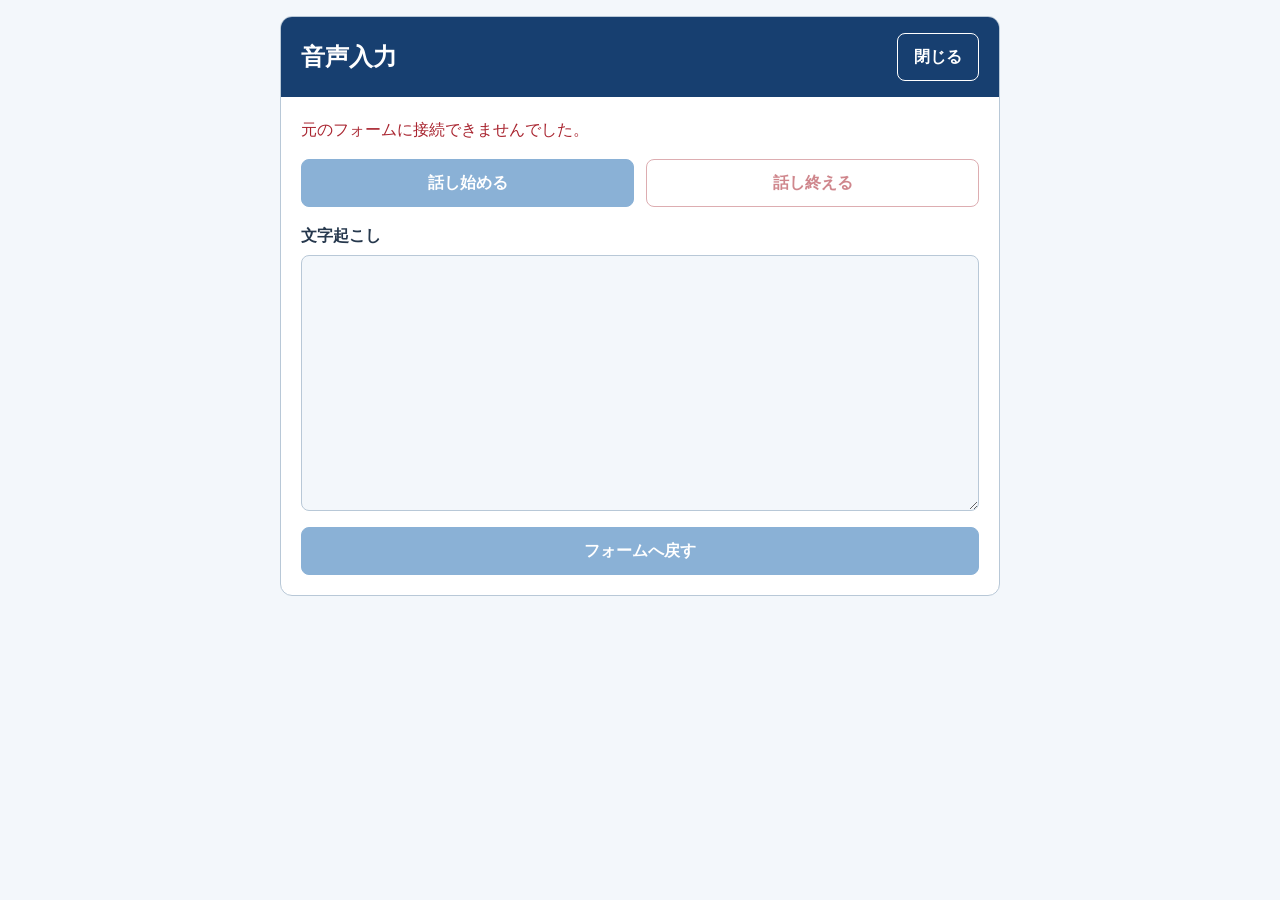
<file: form/voice/index.html>
<!doctype html>
<html lang="ja">
<head>
  <meta charset="utf-8">
  <meta name="viewport" content="width=device-width,initial-scale=1">
  <meta name="referrer" content="no-referrer">
  <meta http-equiv="Content-Security-Policy" content="default-src 'none'; script-src 'self'; style-src 'self'; connect-src 'none'; img-src 'none'; base-uri 'none'; form-action 'none'; frame-src 'none'; object-src 'none'">
  <meta name="theme-color" content="#173f70">
  <title>音声入力｜CDP北海道</title>
  <link rel="stylesheet" href="helper.css">
  <script defer src="voice-channel.js"></script>
  <script defer src="helper.js"></script>
</head>
<body>
  <main class="voice-shell">
    <header class="voice-header">
      <h1>音声入力</h1>
      <button id="voiceClose" class="button secondary" type="button">閉じる</button>
    </header>
    <div class="voice-body">
      <p id="voiceStatus" class="status" role="status" aria-live="polite">フォームに接続中…</p>
      <div class="voice-controls">
        <button id="voiceStart" class="button primary" type="button" disabled>話し始める</button>
        <button id="voiceStop" class="button stop" type="button" disabled>話し終える</button>
      </div>
      <label for="voiceTranscript">文字起こし</label>
      <textarea id="voiceTranscript" rows="9" maxlength="10000" readonly></textarea>
      <button id="voiceReturn" class="button primary return-button" type="button" disabled>フォームへ戻す</button>
    </div>
  </main>
</body>
</html>
</file>
<file: form/voice/helper.css>
:root {
  --navy: #173f70;
  --blue: #2b72b5;
  --ink: #26384d;
  --line: #b8c8d7;
  --background: #f3f7fb;
  --red: #a92530;
  --space: 16px;
  --radius: 8px;
}
* { box-sizing: border-box; }
html { -webkit-text-size-adjust: 100%; }
body {
  margin: 0;
  padding: 16px;
  background: var(--background);
  color: var(--ink);
  font: 16px/1.6 -apple-system, BlinkMacSystemFont, "Segoe UI", "Noto Sans JP", sans-serif;
}
.voice-shell {
  width: 100%;
  max-width: 720px;
  margin: 0 auto;
  overflow: hidden;
  border: 1px solid var(--line);
  border-radius: 12px;
  background: #fff;
}
.voice-header {
  display: flex;
  align-items: center;
  justify-content: space-between;
  gap: var(--space);
  padding: 16px 20px;
  background: var(--navy);
  color: #fff;
}
h1 { margin: 0; font-size: 24px; line-height: 1.4; white-space: nowrap; }
.voice-body { padding: 20px; }
.status { min-height: 26px; margin: 0 0 16px; overflow-wrap: anywhere; }
.status.error { color: var(--red); }
.voice-controls { display: grid; grid-template-columns: repeat(2, minmax(0, 1fr)); gap: 12px; margin-bottom: 16px; }
.button {
  min-height: 48px;
  border: 1px solid var(--line);
  border-radius: var(--radius);
  padding: 10px 16px;
  color: var(--ink);
  background: #fff;
  font: inherit;
  font-weight: 700;
  white-space: nowrap;
  cursor: pointer;
  touch-action: manipulation;
}
.primary { border-color: var(--blue); color: #fff; background: var(--blue); }
.secondary { border-color: #fff; color: #fff; background: transparent; }
.stop { border-color: #c26b73; color: var(--red); background: #fff; }
.button:disabled { opacity: .55; cursor: default; }
.button:focus-visible, textarea:focus-visible { outline: 3px solid #c28b14; outline-offset: 3px; }
label { display: block; margin-bottom: 6px; font-weight: 700; }
textarea {
  display: block;
  width: 100%;
  min-width: 0;
  min-height: 180px;
  max-height: 55vh;
  resize: vertical;
  border: 1px solid var(--line);
  border-radius: var(--radius);
  padding: 12px;
  color: var(--ink);
  background: #fff;
  font: inherit;
}
textarea[readonly] { background: #f3f7fb; }
.return-button { width: 100%; margin-top: 16px; }
@media (max-width: 480px) {
  body { padding: 8px; }
  .voice-header { padding: 12px 16px; }
  .voice-body { padding: 16px; }
  .button { padding-inline: 10px; }
  .voice-controls { gap: 8px; }
}
</file>
